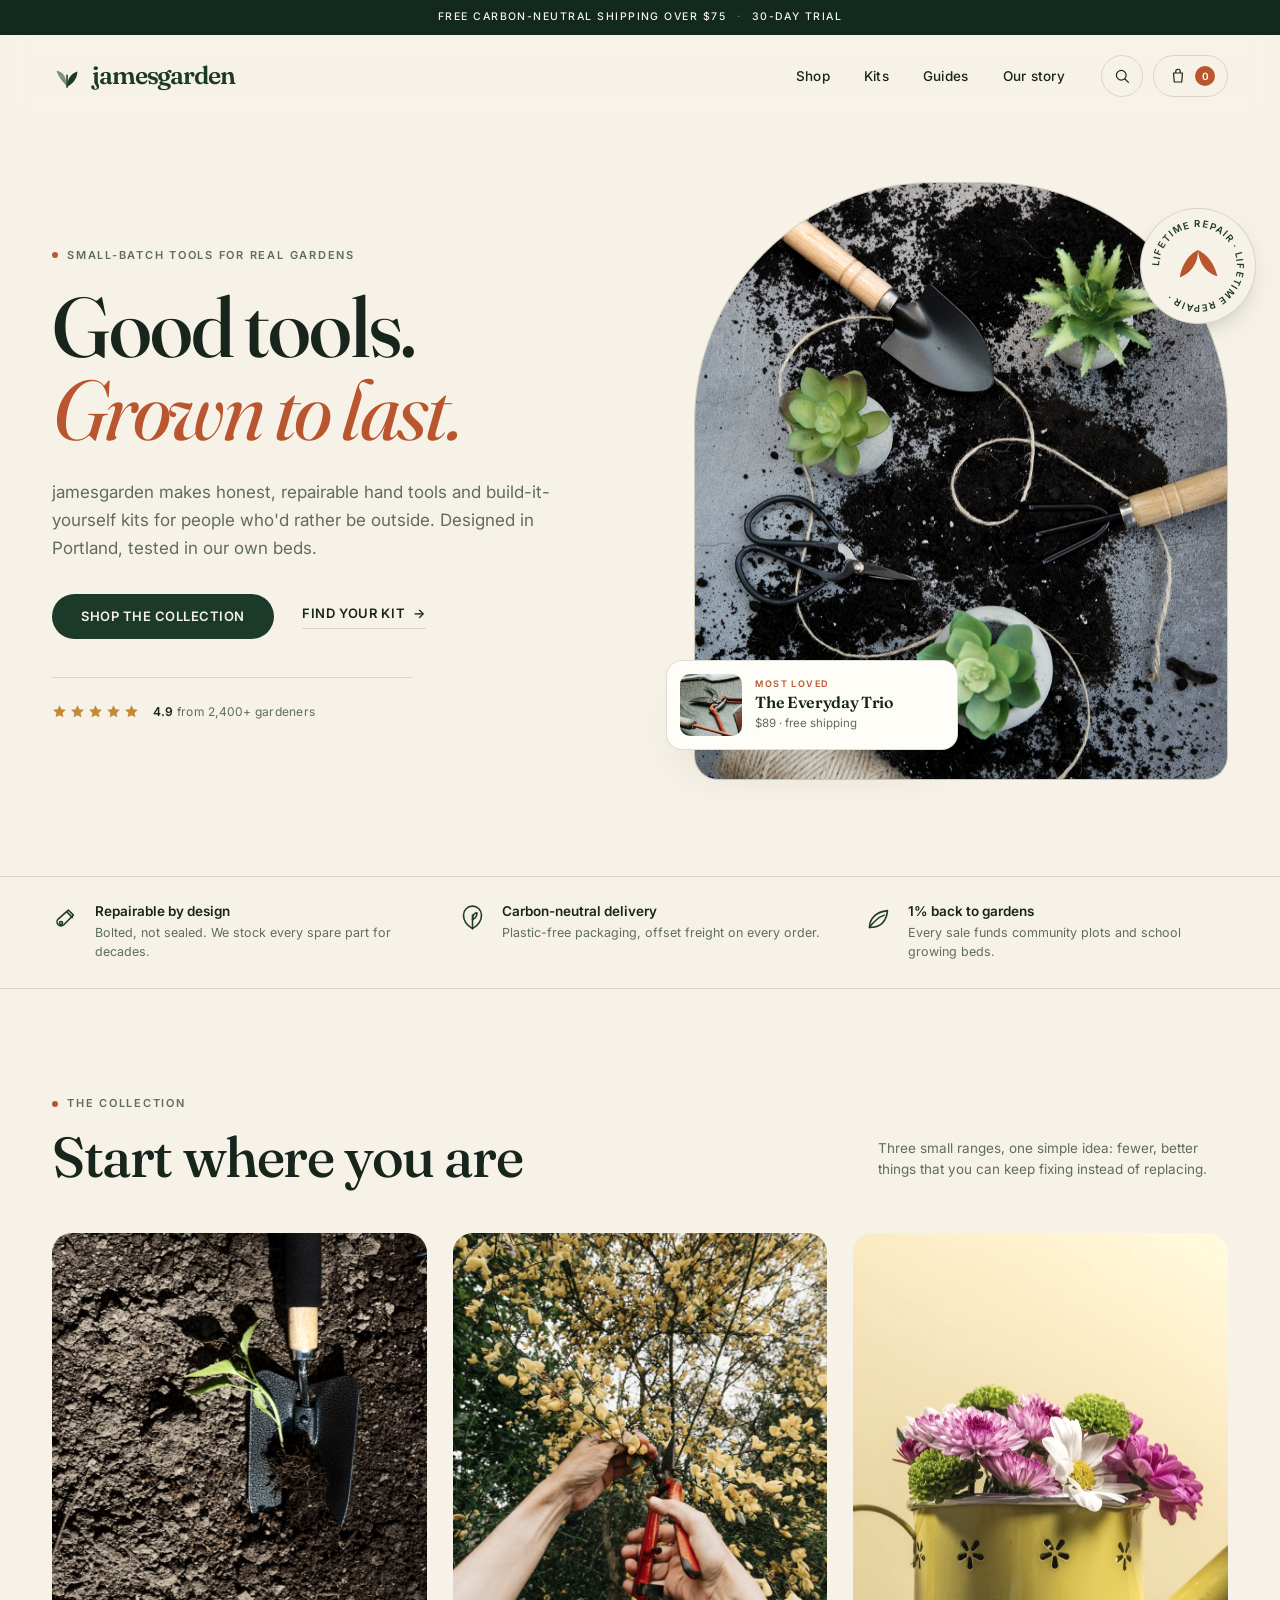
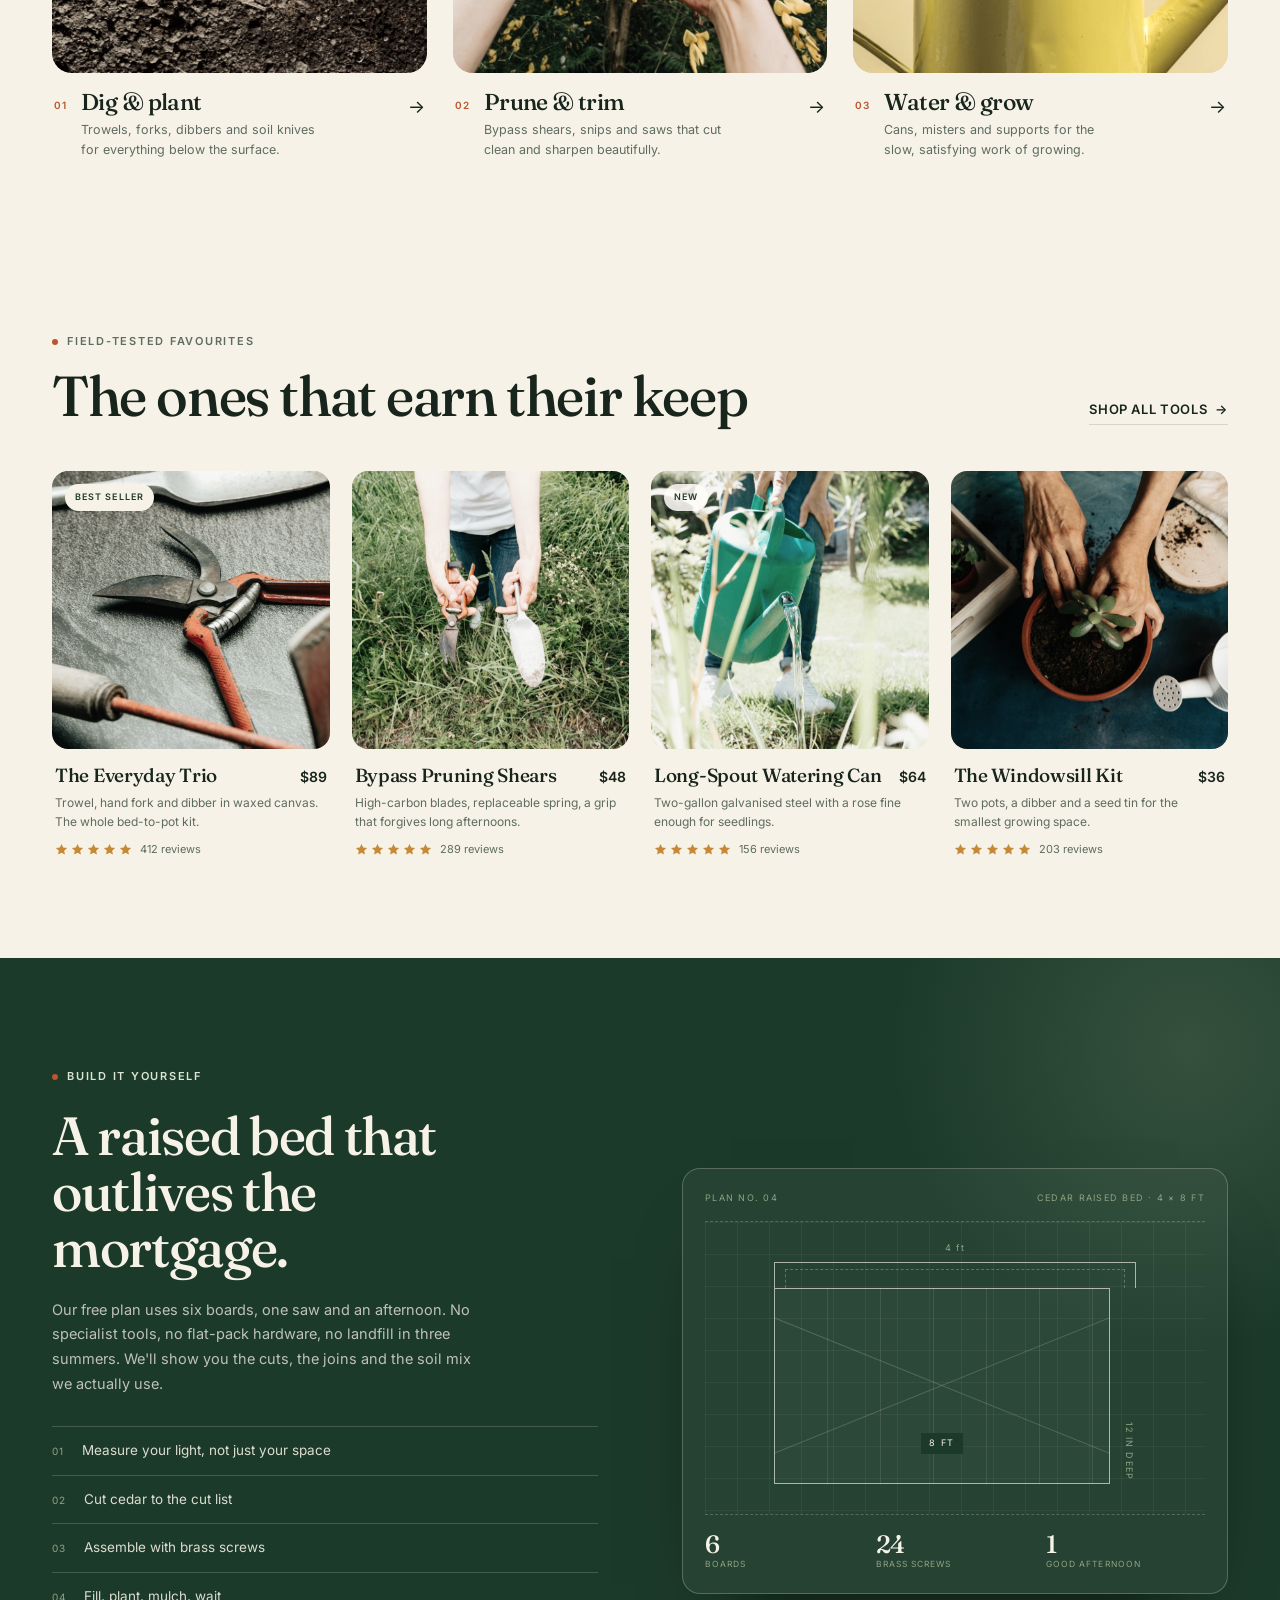
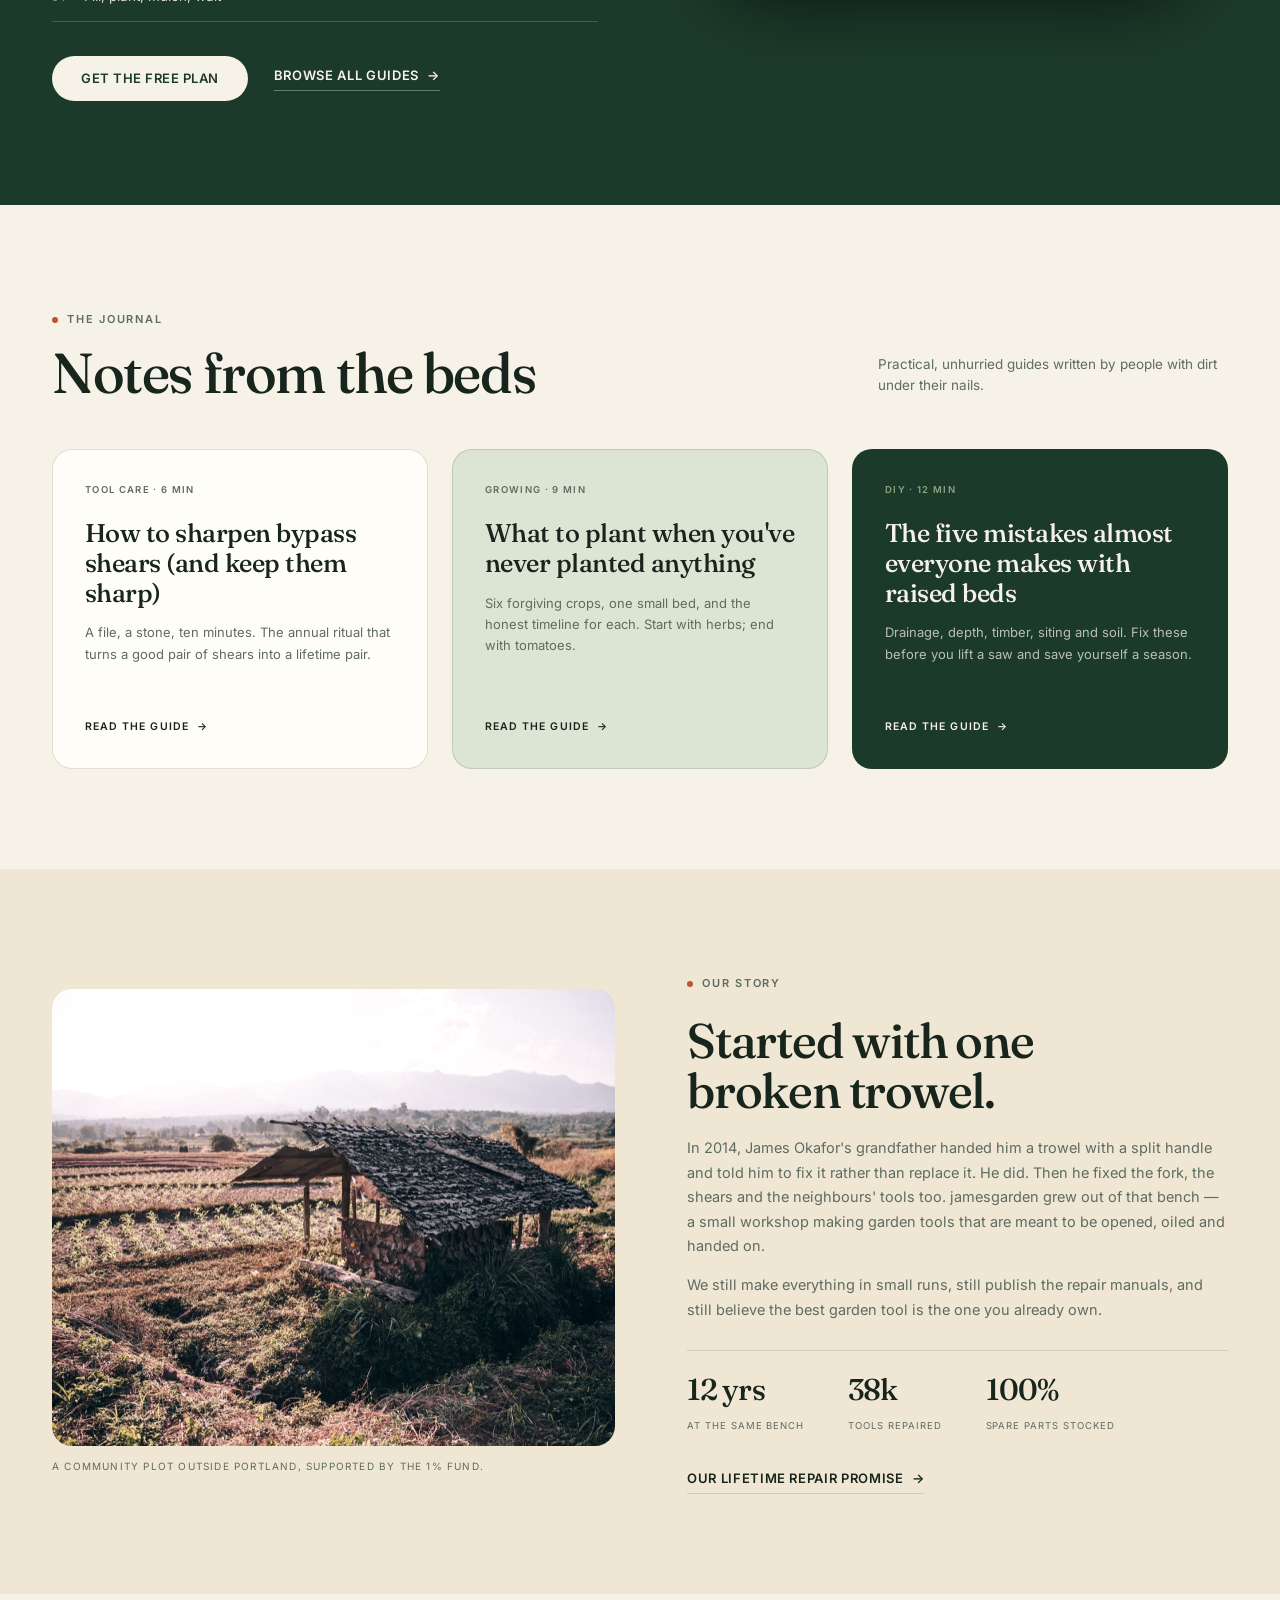
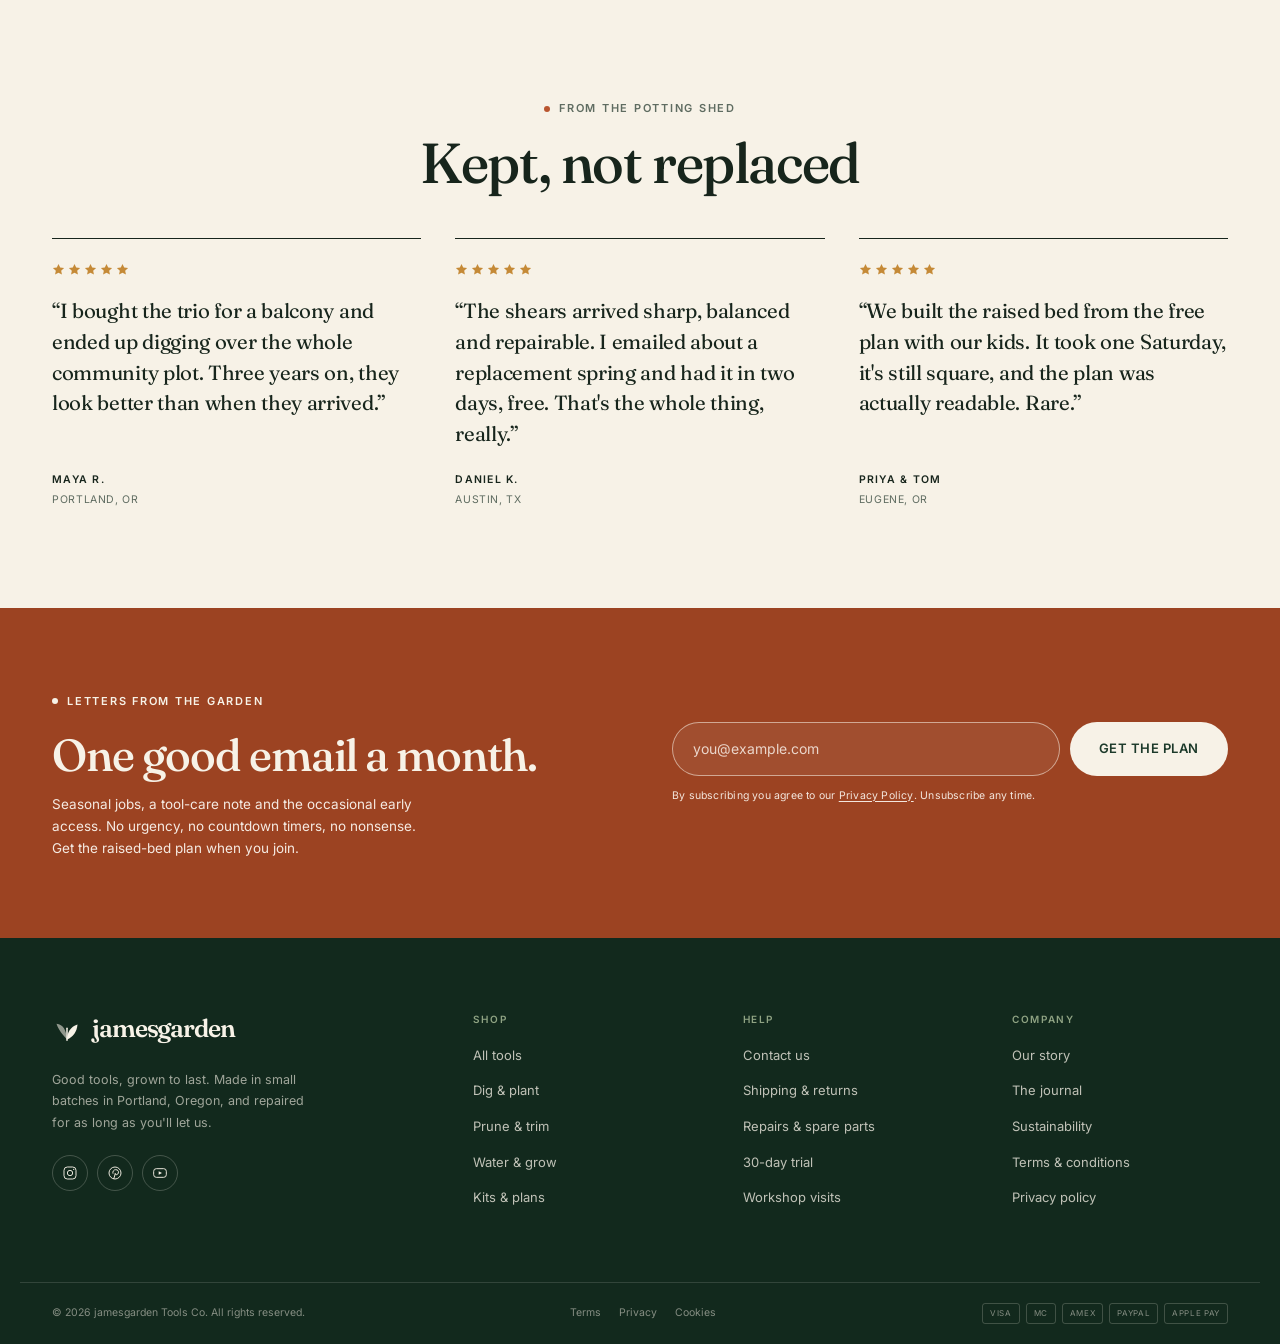
<file: index.html>
<!DOCTYPE html>
<html lang="en">
<head>
  <meta charset="UTF-8">
  <meta name="viewport" content="width=device-width, initial-scale=1.0">
  <title>jamesgarden — Good tools, grown to last</title>
  <meta name="description" content="jamesgarden makes honest, repairable hand tools and build-it-yourself kits for people who'd rather be outside. Small-batch garden tools with a lifetime repair promise.">
  <meta name="theme-color" content="#1c3a2a">
  <meta property="og:title" content="jamesgarden — Good tools, grown to last">
  <meta property="og:description" content="Repairable hand tools and build-it-yourself kits for people who'd rather be outside. Designed in Portland, tested in our own beds.">
  <meta property="og:type" content="website">
  <meta property="og:image" content="assets/img/hero.jpg">
  <link rel="icon" href="assets/favicon.svg" type="image/svg+xml">
  <link rel="preload" as="image" href="assets/img/hero.jpg" fetchpriority="high">
  <link rel="preconnect" href="https://fonts.googleapis.com">
  <link rel="preconnect" href="https://fonts.gstatic.com" crossorigin>
  <link href="https://fonts.googleapis.com/css2?family=Fraunces:opsz,wght@9..144,400;9..144,500;9..144,600&amp;family=Inter:wght@400;500;600&amp;display=swap" rel="stylesheet">
  <link rel="stylesheet" href="assets/css/styles.css">
</head>
<body>
  <a class="skip-link" href="#main">Skip to content</a>

  <div class="announcement">
    <p>Free carbon-neutral shipping over $75 <span aria-hidden="true">·</span> 30-day trial</p>
  </div>

  <header class="site-header" id="siteHeader">
    <div class="container header-inner">
      <a class="brand" href="index.html" aria-label="jamesgarden home">
        <svg class="brand-mark" viewBox="0 0 40 40" aria-hidden="true">
          <path d="M20 34c0-9 4.5-17 14-20-1 10-5.5 16.5-14 20Z" fill="currentColor"/>
          <path d="M20 34C14 27 9 22 6 13c9 1 13 8 14 21Z" fill="currentColor" opacity=".55"/>
          <path d="M20 35V19" stroke="currentColor" stroke-width="2" stroke-linecap="round"/>
        </svg>
        <span class="brand-word">jamesgarden</span>
      </a>

      <nav class="main-nav" id="mainNav" aria-label="Primary">
        <ul>
          <li><a href="#shop">Shop</a></li>
          <li><a href="#kits">Kits</a></li>
          <li><a href="#guides">Guides</a></li>
          <li><a href="#story">Our story</a></li>
        </ul>
      </nav>

      <div class="header-actions">
        <button class="icon-btn" type="button" aria-label="Search">
          <svg viewBox="0 0 24 24" aria-hidden="true"><circle cx="11" cy="11" r="6.5"/><path d="m16 16 4.5 4.5"/></svg>
        </button>
        <button class="cart-btn" type="button" id="cartBtn" aria-label="Shopping bag, 0 items">
          <svg viewBox="0 0 24 24" aria-hidden="true"><path d="M6 8h12l-1 12H7L6 8Z"/><path d="M9 8V6a3 3 0 0 1 6 0v2"/></svg>
          <span class="cart-count" id="cartCount">0</span>
        </button>
        <button class="menu-toggle" type="button" id="menuToggle" aria-expanded="false" aria-controls="mainNav" aria-label="Open menu">
          <span></span><span></span>
        </button>
      </div>
    </div>
  </header>

  <main id="main">
    <!-- Hero -->
    <section class="hero">
      <div class="container hero-grid">
        <div class="hero-copy reveal">
          <p class="eyebrow"><span class="eyebrow-dot"></span> Small-batch tools for real gardens</p>
          <h1>Good tools.<br><em>Grown to last.</em></h1>
          <p class="lede">jamesgarden makes honest, repairable hand tools and build-it-yourself kits for people who'd rather be outside. Designed in Portland, tested in our own beds.</p>
          <div class="hero-ctas">
            <a class="btn btn-primary" href="#shop">Shop the collection</a>
            <a class="text-link" href="#kits">Find your kit <span aria-hidden="true">→</span></a>
          </div>
          <div class="hero-proof">
            <div class="stars" role="img" aria-label="Rated 4.9 out of 5">
              <svg viewBox="0 0 20 20" aria-hidden="true"><path d="m10 1.5 2.6 5.6 6 .7-4.5 4.1 1.2 5.9L10 15l-5.3 2.8 1.2-5.9L1.4 7.8l6-.7L10 1.5Z"/></svg>
              <svg viewBox="0 0 20 20" aria-hidden="true"><path d="m10 1.5 2.6 5.6 6 .7-4.5 4.1 1.2 5.9L10 15l-5.3 2.8 1.2-5.9L1.4 7.8l6-.7L10 1.5Z"/></svg>
              <svg viewBox="0 0 20 20" aria-hidden="true"><path d="m10 1.5 2.6 5.6 6 .7-4.5 4.1 1.2 5.9L10 15l-5.3 2.8 1.2-5.9L1.4 7.8l6-.7L10 1.5Z"/></svg>
              <svg viewBox="0 0 20 20" aria-hidden="true"><path d="m10 1.5 2.6 5.6 6 .7-4.5 4.1 1.2 5.9L10 15l-5.3 2.8 1.2-5.9L1.4 7.8l6-.7L10 1.5Z"/></svg>
              <svg viewBox="0 0 20 20" aria-hidden="true"><path d="m10 1.5 2.6 5.6 6 .7-4.5 4.1 1.2 5.9L10 15l-5.3 2.8 1.2-5.9L1.4 7.8l6-.7L10 1.5Z"/></svg>
            </div>
            <p><strong>4.9</strong> from 2,400+ gardeners</p>
          </div>
        </div>

        <div class="hero-media reveal" style="--delay:.1s">
          <div class="hero-frame">
            <img src="assets/img/hero.jpg" alt="Gardening hand tools, twine and succulents arranged on a dark work surface" width="1400" height="934" fetchpriority="high">
          </div>
          <div class="hero-card">
            <img src="assets/img/product-trio.jpg" alt="" width="96" height="96">
            <div>
              <p class="hero-card-label">Most loved</p>
              <p class="hero-card-name">The Everyday Trio</p>
              <p class="hero-card-price">$89 <span>· free shipping</span></p>
            </div>
          </div>
          <div class="hero-stamp" aria-hidden="true">
            <svg viewBox="0 0 100 100">
              <defs><path id="stampCircle" d="M50,50 m-34,0 a34,34 0 1,1 68,0 a34,34 0 1,1 -68,0"/></defs>
              <text><textPath href="#stampCircle">LIFETIME REPAIR · LIFETIME REPAIR · </textPath></text>
              <path d="M50 36c0 12-6 20-16 24 2-12 8-20 16-24Zm0 0c1 12 7 20 17 23-3-12-9-19-17-23Z" fill="currentColor" stroke="none"/>
            </svg>
          </div>
        </div>
      </div>
    </section>

    <!-- Values -->
    <section class="values" id="sustainability" aria-label="Our promises">
      <h2 class="sr-only">Our promises</h2>
      <div class="container values-grid">
        <div class="value">
          <svg viewBox="0 0 24 24" aria-hidden="true"><path d="M14.5 4.5 19 9l-8.5 8.5a3.5 3.5 0 0 1-5-5L14.5 4.5Z"/><path d="m13 6 5 5"/><circle cx="8" cy="16" r="1.4"/></svg>
          <div><h3>Repairable by design</h3><p>Bolted, not sealed. We stock every spare part for decades.</p></div>
        </div>
        <div class="value">
          <svg viewBox="0 0 24 24" aria-hidden="true"><path d="M12 21c5-3 8-7 8-12a8 8 0 0 0-16 0c0 5 3 9 8 12Z"/><path d="M12 21V9"/><path d="M12 13c2-1 4-3 4-6-2 0-4 2-4 6Z"/></svg>
          <div><h3>Carbon-neutral delivery</h3><p>Plastic-free packaging, offset freight on every order.</p></div>
        </div>
        <div class="value">
          <svg viewBox="0 0 24 24" aria-hidden="true"><path d="M4 20c0-8 6-14 16-15-1 10-7 15-16 15Z"/><path d="M4 20c4-6 8-9 13-11"/></svg>
          <div><h3>1% back to gardens</h3><p>Every sale funds community plots and school growing beds.</p></div>
        </div>
      </div>
    </section>

    <!-- Collections -->
    <section class="section collections" id="shop">
      <div class="container">
        <div class="section-head reveal">
          <div>
            <p class="eyebrow"><span class="eyebrow-dot"></span> The collection</p>
            <h2>Start where you are</h2>
          </div>
          <p class="section-note">Three small ranges, one simple idea: fewer, better things that you can keep fixing instead of replacing.</p>
        </div>

        <div class="collection-grid">
          <a class="collection-card reveal" href="#bestsellers">
            <div class="collection-media">
              <img src="assets/img/col-dig.jpg" alt="Hand trowel planting a young pepper seedling in dark soil" width="1400" height="2051" loading="lazy">
            </div>
            <div class="collection-body">
              <span class="collection-index">01</span>
              <div>
                <h3>Dig &amp; plant</h3>
                <p>Trowels, forks, dibbers and soil knives for everything below the surface.</p>
              </div>
              <span class="collection-arrow" aria-hidden="true">→</span>
            </div>
          </a>

          <a class="collection-card reveal" href="#bestsellers" style="--delay:.08s">
            <div class="collection-media">
              <img src="assets/img/col-prune.jpg" alt="Hands using pruning shears to trim a flowering branch" width="1400" height="2100" loading="lazy">
            </div>
            <div class="collection-body">
              <span class="collection-index">02</span>
              <div>
                <h3>Prune &amp; trim</h3>
                <p>Bypass shears, snips and saws that cut clean and sharpen beautifully.</p>
              </div>
              <span class="collection-arrow" aria-hidden="true">→</span>
            </div>
          </a>

          <a class="collection-card reveal" href="#bestsellers" style="--delay:.16s">
            <div class="collection-media">
              <img src="assets/img/col-water.jpg" alt="Flowers arranged in a yellow watering can against a warm cream wall" width="1400" height="934" loading="lazy">
            </div>
            <div class="collection-body">
              <span class="collection-index">03</span>
              <div>
                <h3>Water &amp; grow</h3>
                <p>Cans, misters and supports for the slow, satisfying work of growing.</p>
              </div>
              <span class="collection-arrow" aria-hidden="true">→</span>
            </div>
          </a>
        </div>
      </div>
    </section>

    <!-- Products -->
    <section class="section products" id="bestsellers">
      <div class="container">
        <div class="section-head reveal">
          <div>
            <p class="eyebrow"><span class="eyebrow-dot"></span> Field-tested favourites</p>
            <h2>The ones that earn their keep</h2>
          </div>
          <a class="text-link" href="#shop">Shop all tools <span aria-hidden="true">→</span></a>
        </div>

        <div class="product-grid">
          <article class="product-card reveal">
            <div class="product-media">
              <span class="badge">Best seller</span>
              <img src="assets/img/product-trio.jpg" alt="Trowel, pruning shears and a wooden-handled hand fork on dark grey" width="1400" height="2100" loading="lazy">
              <button class="quick-add" type="button" data-add-to-cart data-name="The Everyday Trio">Add to bag</button>
            </div>
            <div class="product-info">
              <div class="product-title-row">
                <h3>The Everyday Trio</h3>
                <p class="price">$89</p>
              </div>
              <p class="product-desc">Trowel, hand fork and dibber in waxed canvas. The whole bed-to-pot kit.</p>
              <div class="product-meta">
                <div class="stars stars-sm" role="img" aria-label="5 out of 5 stars">
                  <svg viewBox="0 0 20 20" aria-hidden="true"><path d="m10 1.5 2.6 5.6 6 .7-4.5 4.1 1.2 5.9L10 15l-5.3 2.8 1.2-5.9L1.4 7.8l6-.7L10 1.5Z"/></svg>
                  <svg viewBox="0 0 20 20" aria-hidden="true"><path d="m10 1.5 2.6 5.6 6 .7-4.5 4.1 1.2 5.9L10 15l-5.3 2.8 1.2-5.9L1.4 7.8l6-.7L10 1.5Z"/></svg>
                  <svg viewBox="0 0 20 20" aria-hidden="true"><path d="m10 1.5 2.6 5.6 6 .7-4.5 4.1 1.2 5.9L10 15l-5.3 2.8 1.2-5.9L1.4 7.8l6-.7L10 1.5Z"/></svg>
                  <svg viewBox="0 0 20 20" aria-hidden="true"><path d="m10 1.5 2.6 5.6 6 .7-4.5 4.1 1.2 5.9L10 15l-5.3 2.8 1.2-5.9L1.4 7.8l6-.7L10 1.5Z"/></svg>
                  <svg viewBox="0 0 20 20" aria-hidden="true"><path d="m10 1.5 2.6 5.6 6 .7-4.5 4.1 1.2 5.9L10 15l-5.3 2.8 1.2-5.9L1.4 7.8l6-.7L10 1.5Z"/></svg>
                </div>
                <span>412 reviews</span>
              </div>
            </div>
          </article>

          <article class="product-card reveal" style="--delay:.06s">
            <div class="product-media">
              <img src="assets/img/product-shears.jpg" alt="Gardener holding bypass pruning shears and a hand trowel in long grass" width="1400" height="934" loading="lazy">
              <button class="quick-add" type="button" data-add-to-cart data-name="Bypass Pruning Shears">Add to bag</button>
            </div>
            <div class="product-info">
              <div class="product-title-row">
                <h3>Bypass Pruning Shears</h3>
                <p class="price">$48</p>
              </div>
              <p class="product-desc">High-carbon blades, replaceable spring, a grip that forgives long afternoons.</p>
              <div class="product-meta">
                <div class="stars stars-sm" role="img" aria-label="5 out of 5 stars">
                  <svg viewBox="0 0 20 20" aria-hidden="true"><path d="m10 1.5 2.6 5.6 6 .7-4.5 4.1 1.2 5.9L10 15l-5.3 2.8 1.2-5.9L1.4 7.8l6-.7L10 1.5Z"/></svg>
                  <svg viewBox="0 0 20 20" aria-hidden="true"><path d="m10 1.5 2.6 5.6 6 .7-4.5 4.1 1.2 5.9L10 15l-5.3 2.8 1.2-5.9L1.4 7.8l6-.7L10 1.5Z"/></svg>
                  <svg viewBox="0 0 20 20" aria-hidden="true"><path d="m10 1.5 2.6 5.6 6 .7-4.5 4.1 1.2 5.9L10 15l-5.3 2.8 1.2-5.9L1.4 7.8l6-.7L10 1.5Z"/></svg>
                  <svg viewBox="0 0 20 20" aria-hidden="true"><path d="m10 1.5 2.6 5.6 6 .7-4.5 4.1 1.2 5.9L10 15l-5.3 2.8 1.2-5.9L1.4 7.8l6-.7L10 1.5Z"/></svg>
                  <svg viewBox="0 0 20 20" aria-hidden="true"><path d="m10 1.5 2.6 5.6 6 .7-4.5 4.1 1.2 5.9L10 15l-5.3 2.8 1.2-5.9L1.4 7.8l6-.7L10 1.5Z"/></svg>
                </div>
                <span>289 reviews</span>
              </div>
            </div>
          </article>

          <article class="product-card reveal" style="--delay:.12s">
            <div class="product-media">
              <span class="badge badge-soft">New</span>
              <img src="assets/img/product-can.jpg" alt="Green watering can pouring water onto a garden border" width="1400" height="934" loading="lazy">
              <button class="quick-add" type="button" data-add-to-cart data-name="Long-Spout Watering Can">Add to bag</button>
            </div>
            <div class="product-info">
              <div class="product-title-row">
                <h3>Long-Spout Watering Can</h3>
                <p class="price">$64</p>
              </div>
              <p class="product-desc">Two-gallon galvanised steel with a rose fine enough for seedlings.</p>
              <div class="product-meta">
                <div class="stars stars-sm" role="img" aria-label="4.8 out of 5 stars">
                  <svg viewBox="0 0 20 20" aria-hidden="true"><path d="m10 1.5 2.6 5.6 6 .7-4.5 4.1 1.2 5.9L10 15l-5.3 2.8 1.2-5.9L1.4 7.8l6-.7L10 1.5Z"/></svg>
                  <svg viewBox="0 0 20 20" aria-hidden="true"><path d="m10 1.5 2.6 5.6 6 .7-4.5 4.1 1.2 5.9L10 15l-5.3 2.8 1.2-5.9L1.4 7.8l6-.7L10 1.5Z"/></svg>
                  <svg viewBox="0 0 20 20" aria-hidden="true"><path d="m10 1.5 2.6 5.6 6 .7-4.5 4.1 1.2 5.9L10 15l-5.3 2.8 1.2-5.9L1.4 7.8l6-.7L10 1.5Z"/></svg>
                  <svg viewBox="0 0 20 20" aria-hidden="true"><path d="m10 1.5 2.6 5.6 6 .7-4.5 4.1 1.2 5.9L10 15l-5.3 2.8 1.2-5.9L1.4 7.8l6-.7L10 1.5Z"/></svg>
                  <svg viewBox="0 0 20 20" aria-hidden="true"><path d="m10 1.5 2.6 5.6 6 .7-4.5 4.1 1.2 5.9L10 15l-5.3 2.8 1.2-5.9L1.4 7.8l6-.7L10 1.5Z"/></svg>
                </div>
                <span>156 reviews</span>
              </div>
            </div>
          </article>

          <article class="product-card reveal" style="--delay:.18s">
            <div class="product-media">
              <img src="assets/img/product-kit.jpg" alt="Hands potting a small plant with a white watering can and terracotta pots" width="1400" height="934" loading="lazy">
              <button class="quick-add" type="button" data-add-to-cart data-name="The Windowsill Kit">Add to bag</button>
            </div>
            <div class="product-info">
              <div class="product-title-row">
                <h3>The Windowsill Kit</h3>
                <p class="price">$36</p>
              </div>
              <p class="product-desc">Two pots, a dibber and a seed tin for the smallest growing space.</p>
              <div class="product-meta">
                <div class="stars stars-sm" role="img" aria-label="4.9 out of 5 stars">
                  <svg viewBox="0 0 20 20" aria-hidden="true"><path d="m10 1.5 2.6 5.6 6 .7-4.5 4.1 1.2 5.9L10 15l-5.3 2.8 1.2-5.9L1.4 7.8l6-.7L10 1.5Z"/></svg>
                  <svg viewBox="0 0 20 20" aria-hidden="true"><path d="m10 1.5 2.6 5.6 6 .7-4.5 4.1 1.2 5.9L10 15l-5.3 2.8 1.2-5.9L1.4 7.8l6-.7L10 1.5Z"/></svg>
                  <svg viewBox="0 0 20 20" aria-hidden="true"><path d="m10 1.5 2.6 5.6 6 .7-4.5 4.1 1.2 5.9L10 15l-5.3 2.8 1.2-5.9L1.4 7.8l6-.7L10 1.5Z"/></svg>
                  <svg viewBox="0 0 20 20" aria-hidden="true"><path d="m10 1.5 2.6 5.6 6 .7-4.5 4.1 1.2 5.9L10 15l-5.3 2.8 1.2-5.9L1.4 7.8l6-.7L10 1.5Z"/></svg>
                  <svg viewBox="0 0 20 20" aria-hidden="true"><path d="m10 1.5 2.6 5.6 6 .7-4.5 4.1 1.2 5.9L10 15l-5.3 2.8 1.2-5.9L1.4 7.8l6-.7L10 1.5Z"/></svg>
                </div>
                <span>203 reviews</span>
              </div>
            </div>
          </article>
        </div>
      </div>
    </section>

    <!-- Kits / DIY -->
    <section class="section kits" id="kits">
      <div class="container kits-grid">
        <div class="kits-copy reveal">
          <p class="eyebrow eyebrow-light"><span class="eyebrow-dot"></span> Build it yourself</p>
          <h2>A raised bed that outlives the mortgage.</h2>
          <p>Our free plan uses six boards, one saw and an afternoon. No specialist tools, no flat-pack hardware, no landfill in three summers. We'll show you the cuts, the joins and the soil mix we actually use.</p>
          <ol class="kit-steps">
            <li><span>01</span> Measure your light, not just your space</li>
            <li><span>02</span> Cut cedar to the cut list</li>
            <li><span>03</span> Assemble with brass screws</li>
            <li><span>04</span> Fill, plant, mulch, wait</li>
          </ol>
          <div class="kits-actions">
            <a class="btn btn-light" href="#newsletter">Get the free plan</a>
            <a class="text-link text-link-light" href="#guides">Browse all guides <span aria-hidden="true">→</span></a>
          </div>
        </div>

        <div class="blueprint reveal" style="--delay:.1s" aria-label="Raised bed plan diagram">
          <div class="blueprint-head">
            <span>Plan no. 04</span>
            <span>Cedar raised bed · 4 × 8 ft</span>
          </div>
          <div class="blueprint-canvas">
            <div class="bed-top">
              <span>4 ft</span>
              <div class="bed-top-inner"></div>
            </div>
            <div class="bed-side">
              <div class="bed-box">
                <span class="bed-cross bed-cross-a"></span>
                <span class="bed-cross bed-cross-b"></span>
                <span class="bed-label">8 ft</span>
              </div>
              <span>12 in deep</span>
            </div>
          </div>
          <div class="blueprint-foot">
            <div><strong>6</strong><span>boards</span></div>
            <div><strong>24</strong><span>brass screws</span></div>
            <div><strong>1</strong><span>good afternoon</span></div>
          </div>
        </div>
      </div>
    </section>

    <!-- Guides -->
    <section class="section guides" id="guides">
      <div class="container">
        <div class="section-head reveal">
          <div>
            <p class="eyebrow"><span class="eyebrow-dot"></span> The journal</p>
            <h2>Notes from the beds</h2>
          </div>
          <p class="section-note">Practical, unhurried guides written by people with dirt under their nails.</p>
        </div>

        <div class="guide-grid">
          <a class="guide-card reveal" href="#guides">
            <span class="guide-kicker">Tool care · 6 min</span>
            <h3>How to sharpen bypass shears (and keep them sharp)</h3>
            <p>A file, a stone, ten minutes. The annual ritual that turns a good pair of shears into a lifetime pair.</p>
            <span class="guide-link">Read the guide <span aria-hidden="true">→</span></span>
          </a>
          <a class="guide-card guide-card-tint reveal" href="#guides" style="--delay:.06s">
            <span class="guide-kicker">Growing · 9 min</span>
            <h3>What to plant when you've never planted anything</h3>
            <p>Six forgiving crops, one small bed, and the honest timeline for each. Start with herbs; end with tomatoes.</p>
            <span class="guide-link">Read the guide <span aria-hidden="true">→</span></span>
          </a>
          <a class="guide-card guide-card-dark reveal" href="#guides" style="--delay:.12s">
            <span class="guide-kicker">DIY · 12 min</span>
            <h3>The five mistakes almost everyone makes with raised beds</h3>
            <p>Drainage, depth, timber, siting and soil. Fix these before you lift a saw and save yourself a season.</p>
            <span class="guide-link">Read the guide <span aria-hidden="true">→</span></span>
          </a>
        </div>
      </div>
    </section>

    <!-- Story -->
    <section class="story" id="story">
      <div class="container story-grid">
        <div class="story-media reveal">
          <img src="assets/img/story.jpg" alt="A weathered wooden shed among the vegetable plots of a community garden" width="1400" height="934" loading="lazy">
          <p class="story-caption">A community plot outside Portland, supported by the 1% fund.</p>
        </div>
        <div class="story-copy reveal" style="--delay:.1s">
          <p class="eyebrow eyebrow-light"><span class="eyebrow-dot"></span> Our story</p>
          <h2>Started with one broken trowel.</h2>
          <p>In 2014, James Okafor's grandfather handed him a trowel with a split handle and told him to fix it rather than replace it. He did. Then he fixed the fork, the shears and the neighbours' tools too. jamesgarden grew out of that bench — a small workshop making garden tools that are meant to be opened, oiled and handed on.</p>
          <p>We still make everything in small runs, still publish the repair manuals, and still believe the best garden tool is the one you already own.</p>
          <div class="story-stats">
            <div><strong>12 yrs</strong><span>at the same bench</span></div>
            <div><strong>38k</strong><span>tools repaired</span></div>
            <div><strong>100%</strong><span>spare parts stocked</span></div>
          </div>
          <a class="text-link" href="terms.html#repairs">Our lifetime repair promise <span aria-hidden="true">→</span></a>
        </div>
      </div>
    </section>

    <!-- Testimonials -->
    <section class="section testimonials">
      <div class="container">
        <div class="section-head section-head-center reveal">
          <div>
            <p class="eyebrow"><span class="eyebrow-dot"></span> From the potting shed</p>
            <h2>Kept, not replaced</h2>
          </div>
        </div>
        <div class="quote-grid">
          <figure class="quote reveal">
            <div class="stars stars-sm" role="img" aria-label="5 out of 5 stars">
              <svg viewBox="0 0 20 20" aria-hidden="true"><path d="m10 1.5 2.6 5.6 6 .7-4.5 4.1 1.2 5.9L10 15l-5.3 2.8 1.2-5.9L1.4 7.8l6-.7L10 1.5Z"/></svg>
              <svg viewBox="0 0 20 20" aria-hidden="true"><path d="m10 1.5 2.6 5.6 6 .7-4.5 4.1 1.2 5.9L10 15l-5.3 2.8 1.2-5.9L1.4 7.8l6-.7L10 1.5Z"/></svg>
              <svg viewBox="0 0 20 20" aria-hidden="true"><path d="m10 1.5 2.6 5.6 6 .7-4.5 4.1 1.2 5.9L10 15l-5.3 2.8 1.2-5.9L1.4 7.8l6-.7L10 1.5Z"/></svg>
              <svg viewBox="0 0 20 20" aria-hidden="true"><path d="m10 1.5 2.6 5.6 6 .7-4.5 4.1 1.2 5.9L10 15l-5.3 2.8 1.2-5.9L1.4 7.8l6-.7L10 1.5Z"/></svg>
              <svg viewBox="0 0 20 20" aria-hidden="true"><path d="m10 1.5 2.6 5.6 6 .7-4.5 4.1 1.2 5.9L10 15l-5.3 2.8 1.2-5.9L1.4 7.8l6-.7L10 1.5Z"/></svg>
            </div>
            <blockquote>“I bought the trio for a balcony and ended up digging over the whole community plot. Three years on, they look better than when they arrived.”</blockquote>
            <figcaption>Maya R. <span>Portland, OR</span></figcaption>
          </figure>
          <figure class="quote reveal" style="--delay:.06s">
            <div class="stars stars-sm" role="img" aria-label="5 out of 5 stars">
              <svg viewBox="0 0 20 20" aria-hidden="true"><path d="m10 1.5 2.6 5.6 6 .7-4.5 4.1 1.2 5.9L10 15l-5.3 2.8 1.2-5.9L1.4 7.8l6-.7L10 1.5Z"/></svg>
              <svg viewBox="0 0 20 20" aria-hidden="true"><path d="m10 1.5 2.6 5.6 6 .7-4.5 4.1 1.2 5.9L10 15l-5.3 2.8 1.2-5.9L1.4 7.8l6-.7L10 1.5Z"/></svg>
              <svg viewBox="0 0 20 20" aria-hidden="true"><path d="m10 1.5 2.6 5.6 6 .7-4.5 4.1 1.2 5.9L10 15l-5.3 2.8 1.2-5.9L1.4 7.8l6-.7L10 1.5Z"/></svg>
              <svg viewBox="0 0 20 20" aria-hidden="true"><path d="m10 1.5 2.6 5.6 6 .7-4.5 4.1 1.2 5.9L10 15l-5.3 2.8 1.2-5.9L1.4 7.8l6-.7L10 1.5Z"/></svg>
              <svg viewBox="0 0 20 20" aria-hidden="true"><path d="m10 1.5 2.6 5.6 6 .7-4.5 4.1 1.2 5.9L10 15l-5.3 2.8 1.2-5.9L1.4 7.8l6-.7L10 1.5Z"/></svg>
            </div>
            <blockquote>“The shears arrived sharp, balanced and repairable. I emailed about a replacement spring and had it in two days, free. That's the whole thing, really.”</blockquote>
            <figcaption>Daniel K. <span>Austin, TX</span></figcaption>
          </figure>
          <figure class="quote reveal" style="--delay:.12s">
            <div class="stars stars-sm" role="img" aria-label="5 out of 5 stars">
              <svg viewBox="0 0 20 20" aria-hidden="true"><path d="m10 1.5 2.6 5.6 6 .7-4.5 4.1 1.2 5.9L10 15l-5.3 2.8 1.2-5.9L1.4 7.8l6-.7L10 1.5Z"/></svg>
              <svg viewBox="0 0 20 20" aria-hidden="true"><path d="m10 1.5 2.6 5.6 6 .7-4.5 4.1 1.2 5.9L10 15l-5.3 2.8 1.2-5.9L1.4 7.8l6-.7L10 1.5Z"/></svg>
              <svg viewBox="0 0 20 20" aria-hidden="true"><path d="m10 1.5 2.6 5.6 6 .7-4.5 4.1 1.2 5.9L10 15l-5.3 2.8 1.2-5.9L1.4 7.8l6-.7L10 1.5Z"/></svg>
              <svg viewBox="0 0 20 20" aria-hidden="true"><path d="m10 1.5 2.6 5.6 6 .7-4.5 4.1 1.2 5.9L10 15l-5.3 2.8 1.2-5.9L1.4 7.8l6-.7L10 1.5Z"/></svg>
              <svg viewBox="0 0 20 20" aria-hidden="true"><path d="m10 1.5 2.6 5.6 6 .7-4.5 4.1 1.2 5.9L10 15l-5.3 2.8 1.2-5.9L1.4 7.8l6-.7L10 1.5Z"/></svg>
            </div>
            <blockquote>“We built the raised bed from the free plan with our kids. It took one Saturday, it's still square, and the plan was actually readable. Rare.”</blockquote>
            <figcaption>Priya &amp; Tom <span>Eugene, OR</span></figcaption>
          </figure>
        </div>
      </div>
    </section>

    <!-- Newsletter -->
    <section class="newsletter" id="newsletter">
      <div class="container newsletter-inner">
        <div class="newsletter-copy reveal">
          <p class="eyebrow eyebrow-light"><span class="eyebrow-dot"></span> Letters from the garden</p>
          <h2>One good email a month.</h2>
          <p>Seasonal jobs, a tool-care note and the occasional early access. No urgency, no countdown timers, no nonsense. Get the raised-bed plan when you join.</p>
        </div>
        <form class="newsletter-form reveal" id="newsletterForm" style="--delay:.08s" novalidate>
          <label class="sr-only" for="email">Email address</label>
          <div class="field-row">
            <input type="email" id="email" name="email" placeholder="you@example.com" autocomplete="email" required>
            <button class="btn btn-primary" type="submit">Get the plan</button>
          </div>
          <p class="form-note">By subscribing you agree to our <a href="privacy.html">Privacy Policy</a>. Unsubscribe any time.</p>
          <p class="form-status" id="formStatus" role="status" aria-live="polite"></p>
        </form>
      </div>
    </section>
  </main>

  <footer class="site-footer">
    <div class="container footer-grid">
      <div class="footer-brand">
        <a class="brand brand-light" href="index.html" aria-label="jamesgarden home">
          <svg class="brand-mark" viewBox="0 0 40 40" aria-hidden="true">
            <path d="M20 34c0-9 4.5-17 14-20-1 10-5.5 16.5-14 20Z" fill="currentColor"/>
            <path d="M20 34C14 27 9 22 6 13c9 1 13 8 14 21Z" fill="currentColor" opacity=".55"/>
            <path d="M20 35V19" stroke="currentColor" stroke-width="2" stroke-linecap="round"/>
          </svg>
          <span class="brand-word">jamesgarden</span>
        </a>
        <p>Good tools, grown to last. Made in small batches in Portland, Oregon, and repaired for as long as you'll let us.</p>
        <div class="footer-social">
          <a href="https://www.instagram.com/" target="_blank" rel="noopener" aria-label="Instagram"><svg viewBox="0 0 24 24" aria-hidden="true"><rect x="3" y="3" width="18" height="18" rx="5"/><circle cx="12" cy="12" r="4"/><circle cx="17.5" cy="6.5" r="1" fill="currentColor" stroke="none"/></svg></a>
          <a href="https://www.pinterest.com/" target="_blank" rel="noopener" aria-label="Pinterest"><svg viewBox="0 0 24 24" aria-hidden="true"><circle cx="12" cy="12" r="9"/><path d="M10 21c1-3 2-6 2.5-9"/><path d="M9 13c-1-3 1-6 4-6 3 0 5 2 4 5-.6 2.4-3 3.3-4.5 2"/></svg></a>
          <a href="https://www.youtube.com/" target="_blank" rel="noopener" aria-label="YouTube"><svg viewBox="0 0 24 24" aria-hidden="true"><rect x="2.5" y="5.5" width="19" height="13" rx="4"/><path d="m10 9.5 5 2.5-5 2.5v-5Z" fill="currentColor" stroke="none"/></svg></a>
        </div>
      </div>

      <nav class="footer-col" aria-label="Shop">
        <h3>Shop</h3>
        <ul>
          <li><a href="#shop">All tools</a></li>
          <li><a href="#shop">Dig &amp; plant</a></li>
          <li><a href="#shop">Prune &amp; trim</a></li>
          <li><a href="#shop">Water &amp; grow</a></li>
          <li><a href="#kits">Kits &amp; plans</a></li>
        </ul>
      </nav>

      <nav class="footer-col" aria-label="Help">
        <h3>Help</h3>
        <ul>
          <li><a href="mailto:hello@jamesgarden.com">Contact us</a></li>
          <li><a href="terms.html#shipping">Shipping &amp; returns</a></li>
          <li><a href="terms.html#repairs">Repairs &amp; spare parts</a></li>
          <li><a href="terms.html#returns">30-day trial</a></li>
          <li><a href="#story">Workshop visits</a></li>
        </ul>
      </nav>

      <nav class="footer-col" aria-label="Company">
        <h3>Company</h3>
        <ul>
          <li><a href="#story">Our story</a></li>
          <li><a href="#guides">The journal</a></li>
          <li><a href="#sustainability">Sustainability</a></li>
          <li><a href="terms.html">Terms &amp; conditions</a></li>
          <li><a href="privacy.html">Privacy policy</a></li>
        </ul>
      </nav>
    </div>

    <div class="container footer-bottom">
      <p>© <span id="year">2026</span> jamesgarden Tools Co. All rights reserved.</p>
      <div class="footer-legal">
        <a href="terms.html">Terms</a>
        <a href="privacy.html">Privacy</a>
        <a href="privacy.html#cookies">Cookies</a>
      </div>
      <div class="payments" aria-label="Accepted payment methods">
        <span>VISA</span><span>MC</span><span>AMEX</span><span>PayPal</span><span>Apple Pay</span>
      </div>
    </div>
  </footer>

  <div class="toast" id="toast" role="status" aria-live="polite"></div>
  <script src="assets/js/main.js"></script>
</body>
</html>
</file>
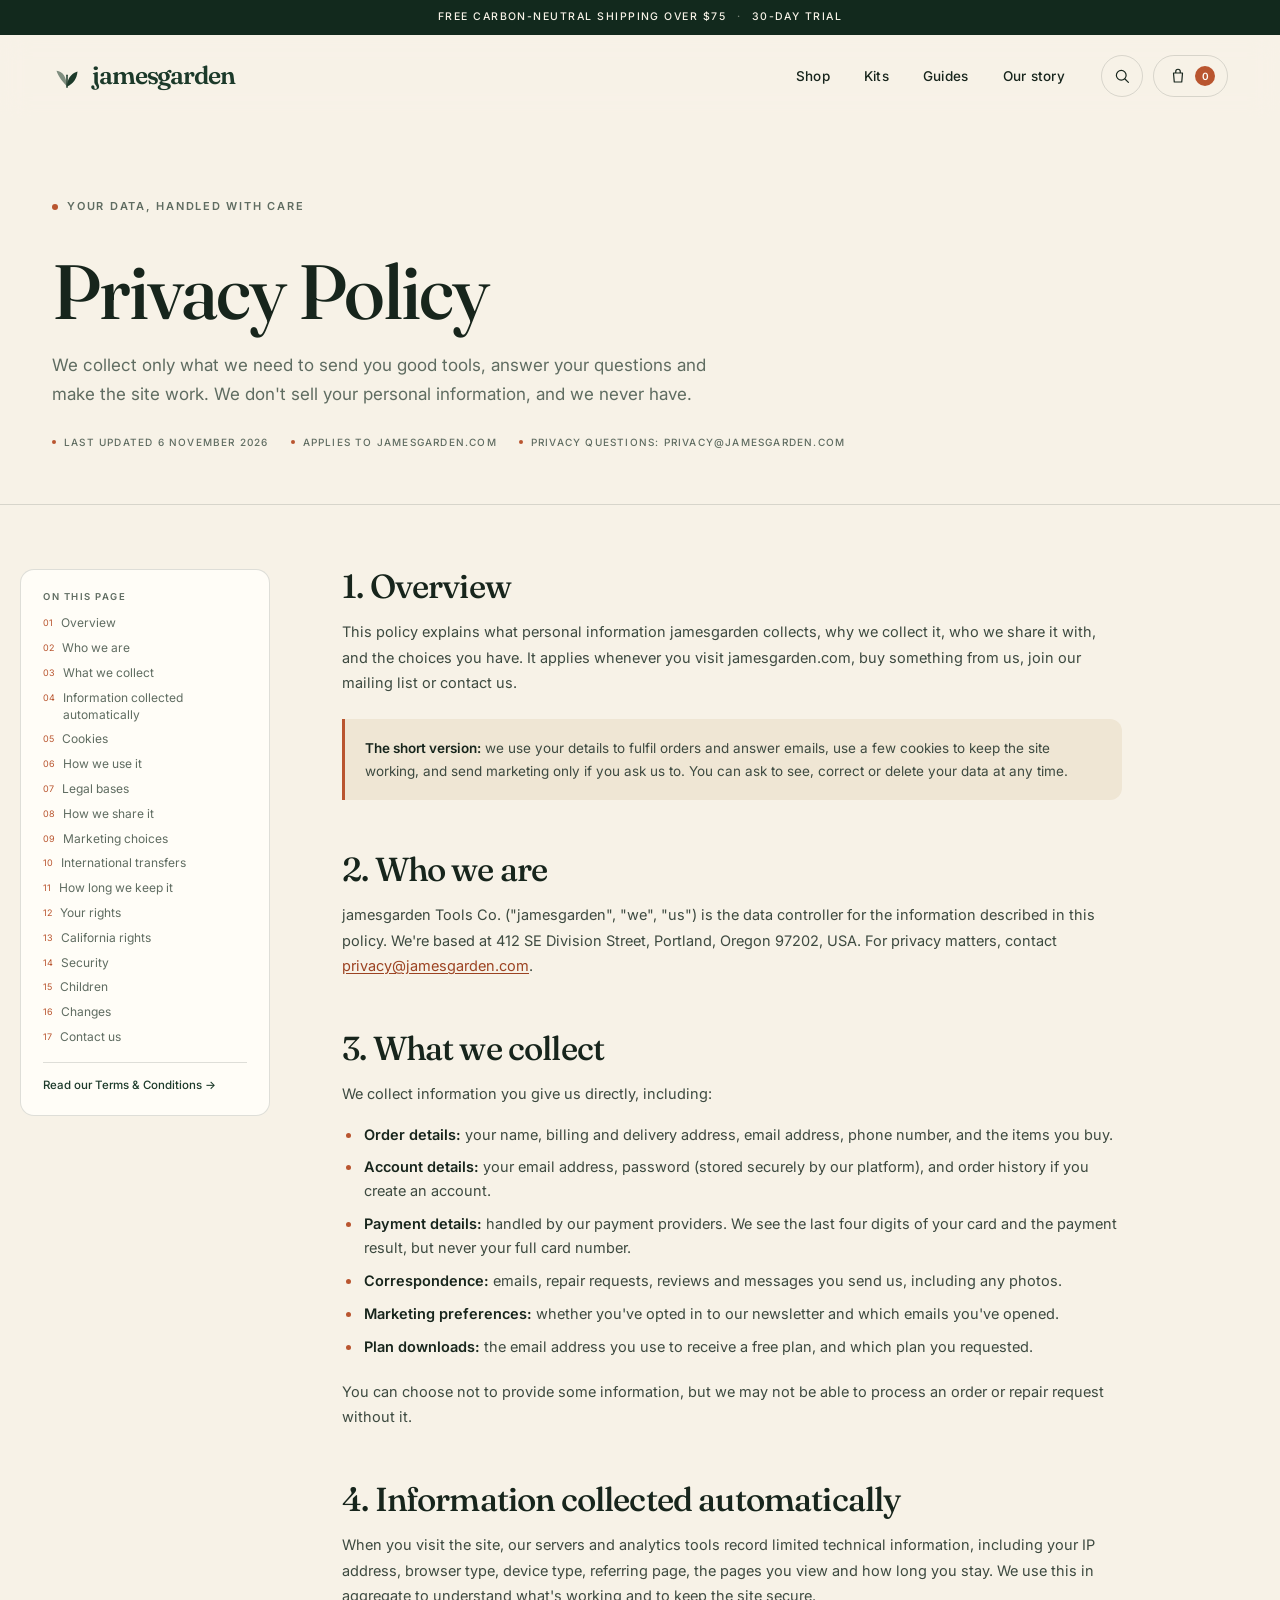
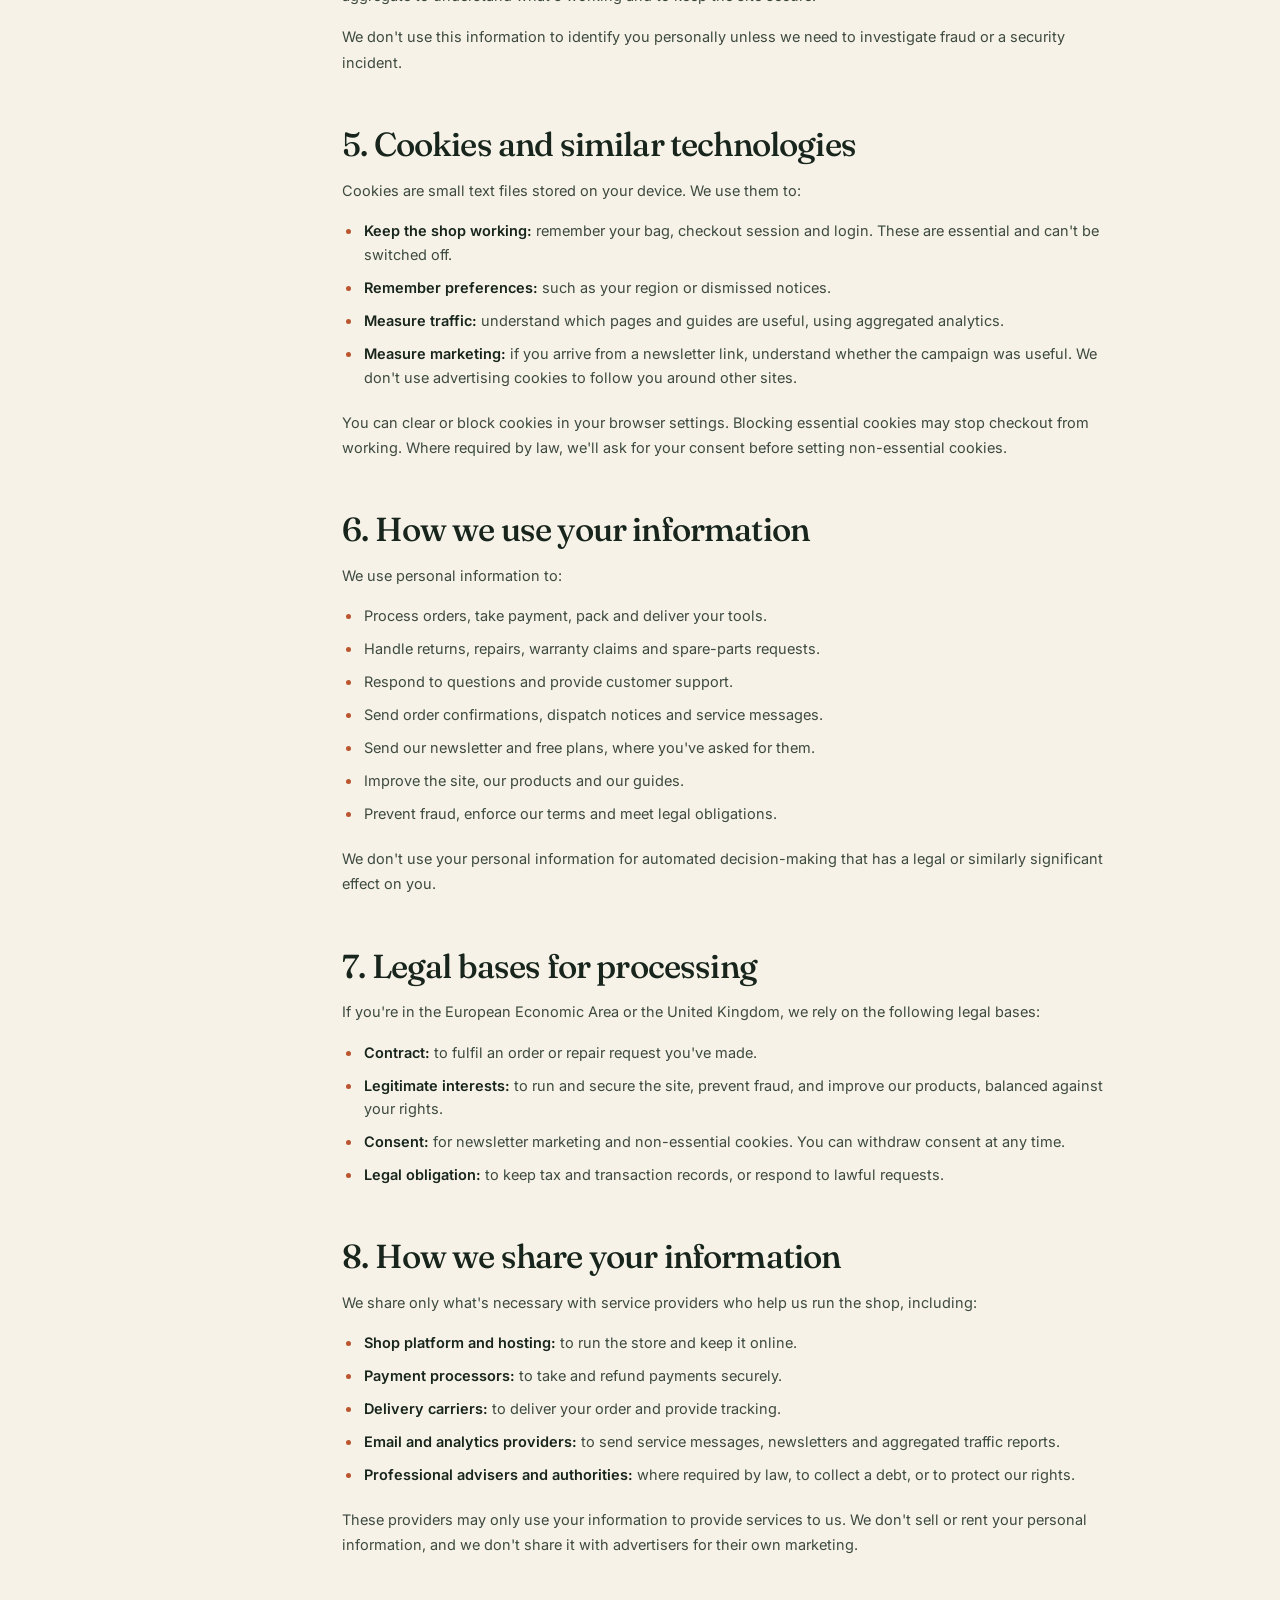
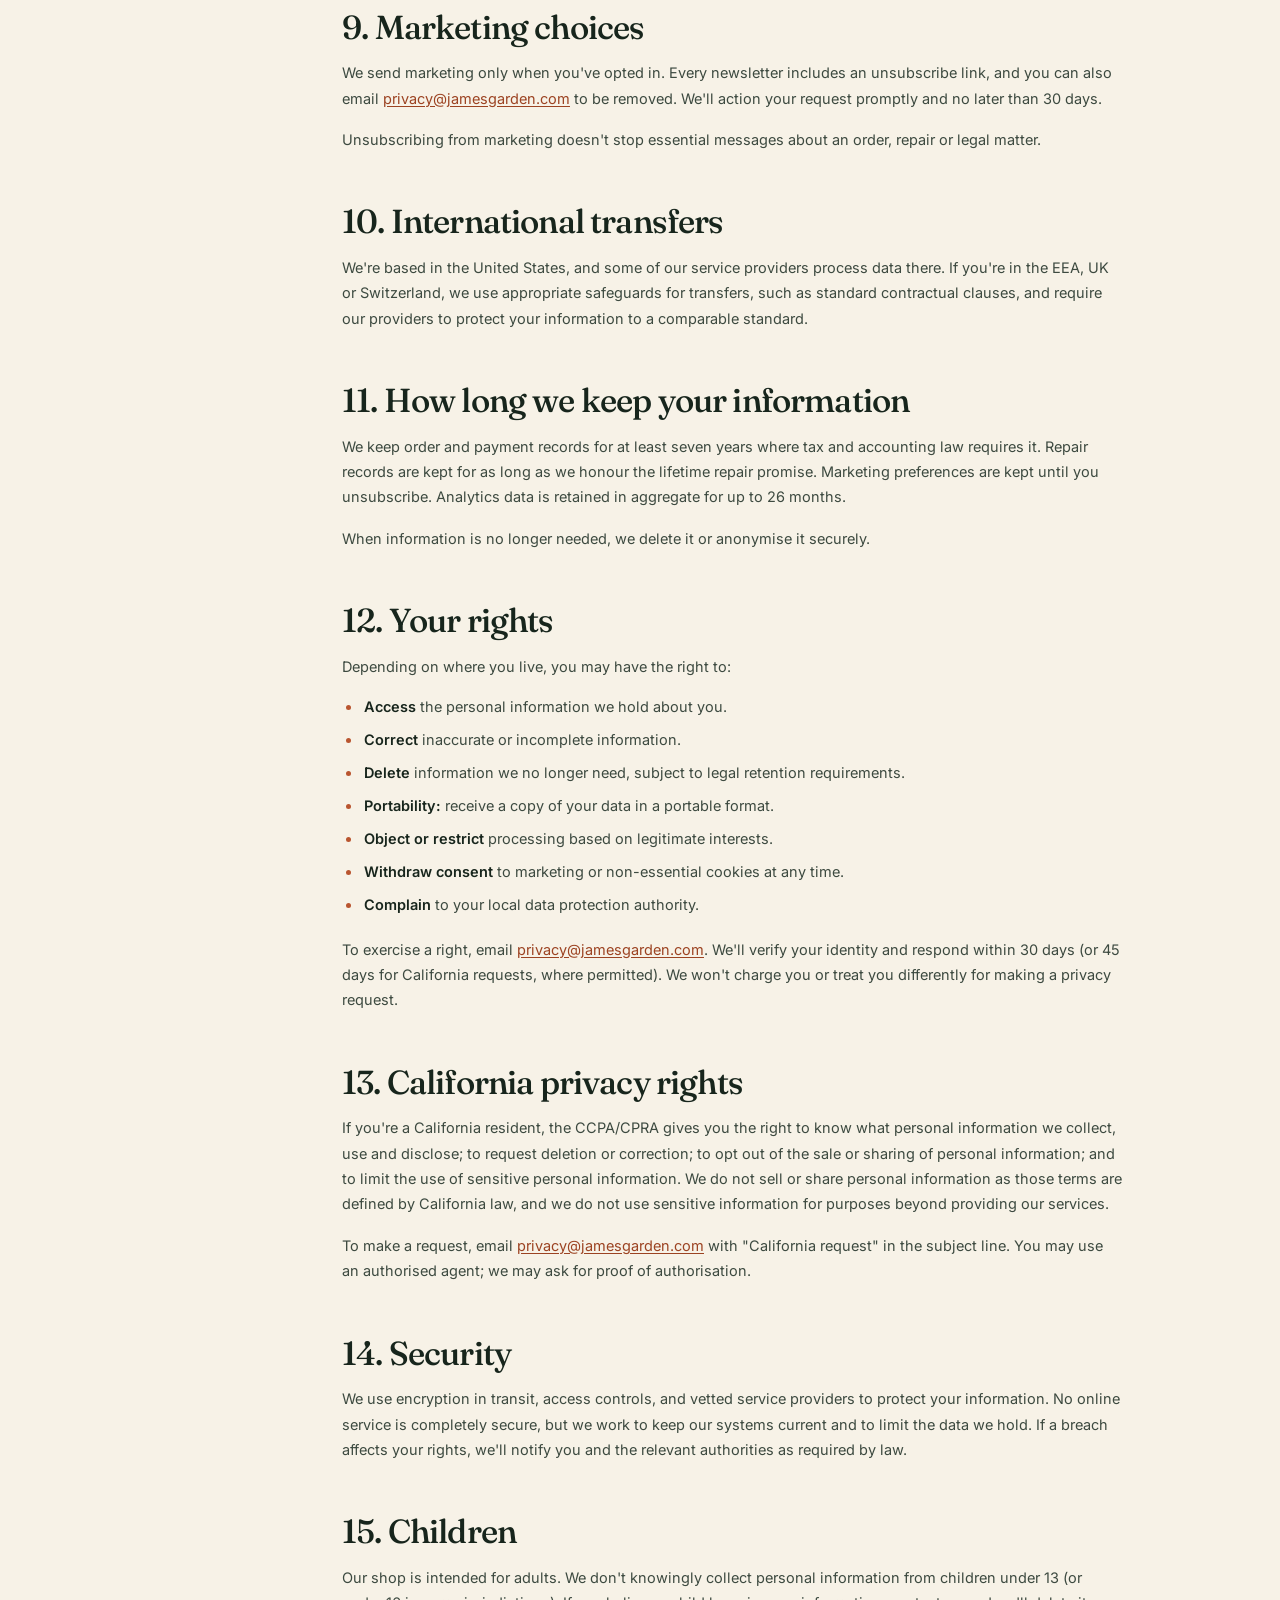
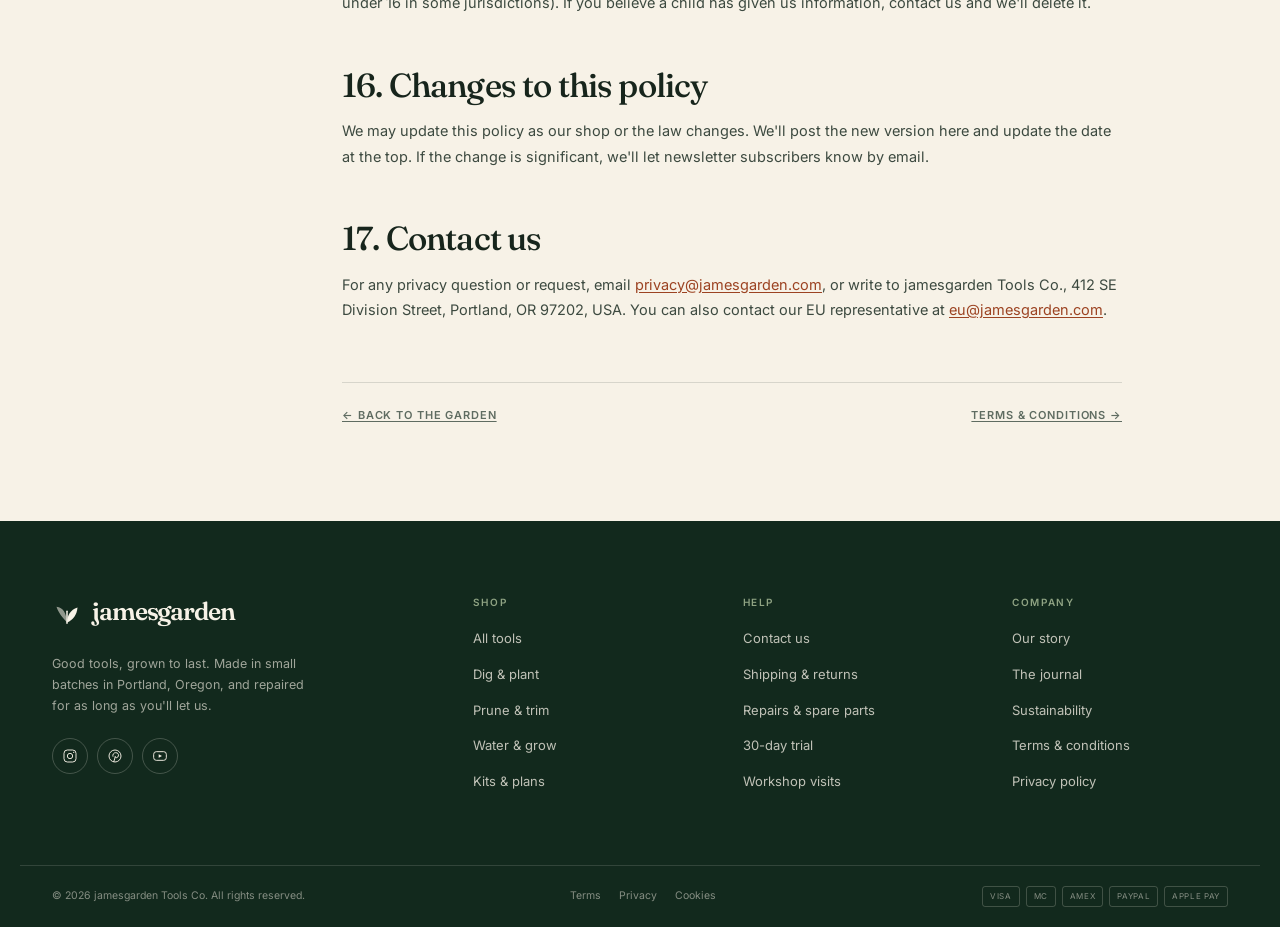
<file: privacy.html>
<!DOCTYPE html>
<html lang="en">
<head>
  <meta charset="UTF-8">
  <meta name="viewport" content="width=device-width, initial-scale=1.0">
  <title>Privacy Policy — jamesgarden</title>
  <meta name="description" content="How jamesgarden collects, uses and protects your personal information, the cookies we use, and the choices you have.">
  <meta name="theme-color" content="#1c3a2a">
  <link rel="icon" href="assets/favicon.svg" type="image/svg+xml">
  <link rel="preconnect" href="https://fonts.googleapis.com">
  <link rel="preconnect" href="https://fonts.gstatic.com" crossorigin>
  <link href="https://fonts.googleapis.com/css2?family=Fraunces:opsz,wght@9..144,400;9..144,500;9..144,600&amp;family=Inter:wght@400;500;600&amp;display=swap" rel="stylesheet">
  <link rel="stylesheet" href="assets/css/styles.css">
</head>
<body>
  <a class="skip-link" href="#main">Skip to content</a>

  <div class="announcement">
    <p>Free carbon-neutral shipping over $75 <span aria-hidden="true">·</span> 30-day trial</p>
  </div>

  <header class="site-header" id="siteHeader">
    <div class="container header-inner">
      <a class="brand" href="index.html" aria-label="jamesgarden home">
        <svg class="brand-mark" viewBox="0 0 40 40" aria-hidden="true">
          <path d="M20 34c0-9 4.5-17 14-20-1 10-5.5 16.5-14 20Z" fill="currentColor"/>
          <path d="M20 34C14 27 9 22 6 13c9 1 13 8 14 21Z" fill="currentColor" opacity=".55"/>
          <path d="M20 35V19" stroke="currentColor" stroke-width="2" stroke-linecap="round"/>
        </svg>
        <span class="brand-word">jamesgarden</span>
      </a>

      <nav class="main-nav" id="mainNav" aria-label="Primary">
        <ul>
          <li><a href="index.html#shop">Shop</a></li>
          <li><a href="index.html#kits">Kits</a></li>
          <li><a href="index.html#guides">Guides</a></li>
          <li><a href="index.html#story">Our story</a></li>
        </ul>
      </nav>

      <div class="header-actions">
        <button class="icon-btn" type="button" aria-label="Search">
          <svg viewBox="0 0 24 24" aria-hidden="true"><circle cx="11" cy="11" r="6.5"/><path d="m16 16 4.5 4.5"/></svg>
        </button>
        <button class="cart-btn" type="button" id="cartBtn" aria-label="Shopping bag, 0 items">
          <svg viewBox="0 0 24 24" aria-hidden="true"><path d="M6 8h12l-1 12H7L6 8Z"/><path d="M9 8V6a3 3 0 0 1 6 0v2"/></svg>
          <span class="cart-count" id="cartCount">0</span>
        </button>
        <button class="menu-toggle" type="button" id="menuToggle" aria-expanded="false" aria-controls="mainNav" aria-label="Open menu">
          <span></span><span></span>
        </button>
      </div>
    </div>
  </header>

  <main id="main">
    <section class="legal-hero">
      <div class="container">
        <p class="eyebrow"><span class="eyebrow-dot"></span> Your data, handled with care</p>
        <h1>Privacy Policy</h1>
        <p class="lede">We collect only what we need to send you good tools, answer your questions and make the site work. We don't sell your personal information, and we never have.</p>
        <div class="legal-meta">
          <span>Last updated 6 November 2026</span>
          <span>Applies to jamesgarden.com</span>
          <span>Privacy questions: privacy@jamesgarden.com</span>
        </div>
      </div>
    </section>

    <div class="container legal-wrap">
      <aside class="legal-toc" aria-label="On this page">
        <h2>On this page</h2>
        <ol>
          <li><a href="#overview">Overview</a></li>
          <li><a href="#who">Who we are</a></li>
          <li><a href="#collect">What we collect</a></li>
          <li><a href="#automatic">Information collected automatically</a></li>
          <li><a href="#cookies">Cookies</a></li>
          <li><a href="#use">How we use it</a></li>
          <li><a href="#legal-bases">Legal bases</a></li>
          <li><a href="#share">How we share it</a></li>
          <li><a href="#marketing">Marketing choices</a></li>
          <li><a href="#transfers">International transfers</a></li>
          <li><a href="#retention">How long we keep it</a></li>
          <li><a href="#rights">Your rights</a></li>
          <li><a href="#california">California rights</a></li>
          <li><a href="#security">Security</a></li>
          <li><a href="#children">Children</a></li>
          <li><a href="#changes">Changes</a></li>
          <li><a href="#contact">Contact us</a></li>
        </ol>
        <p class="toc-contact"><a href="terms.html">Read our Terms &amp; Conditions →</a></p>
      </aside>

      <article class="legal-body">
        <h2 id="overview">1. Overview</h2>
        <p>This policy explains what personal information jamesgarden collects, why we collect it, who we share it with, and the choices you have. It applies whenever you visit jamesgarden.com, buy something from us, join our mailing list or contact us.</p>
        <div class="callout">
          <p><strong>The short version:</strong> we use your details to fulfil orders and answer emails, use a few cookies to keep the site working, and send marketing only if you ask us to. You can ask to see, correct or delete your data at any time.</p>
        </div>

        <h2 id="who">2. Who we are</h2>
        <p>jamesgarden Tools Co. ("jamesgarden", "we", "us") is the data controller for the information described in this policy. We're based at 412 SE Division Street, Portland, Oregon 97202, USA. For privacy matters, contact <a href="mailto:privacy@jamesgarden.com">privacy@jamesgarden.com</a>.</p>

        <h2 id="collect">3. What we collect</h2>
        <p>We collect information you give us directly, including:</p>
        <ul>
          <li><strong>Order details:</strong> your name, billing and delivery address, email address, phone number, and the items you buy.</li>
          <li><strong>Account details:</strong> your email address, password (stored securely by our platform), and order history if you create an account.</li>
          <li><strong>Payment details:</strong> handled by our payment providers. We see the last four digits of your card and the payment result, but never your full card number.</li>
          <li><strong>Correspondence:</strong> emails, repair requests, reviews and messages you send us, including any photos.</li>
          <li><strong>Marketing preferences:</strong> whether you've opted in to our newsletter and which emails you've opened.</li>
          <li><strong>Plan downloads:</strong> the email address you use to receive a free plan, and which plan you requested.</li>
        </ul>
        <p>You can choose not to provide some information, but we may not be able to process an order or repair request without it.</p>

        <h2 id="automatic">4. Information collected automatically</h2>
        <p>When you visit the site, our servers and analytics tools record limited technical information, including your IP address, browser type, device type, referring page, the pages you view and how long you stay. We use this in aggregate to understand what's working and to keep the site secure.</p>
        <p>We don't use this information to identify you personally unless we need to investigate fraud or a security incident.</p>

        <h2 id="cookies">5. Cookies and similar technologies</h2>
        <p>Cookies are small text files stored on your device. We use them to:</p>
        <ul>
          <li><strong>Keep the shop working:</strong> remember your bag, checkout session and login. These are essential and can't be switched off.</li>
          <li><strong>Remember preferences:</strong> such as your region or dismissed notices.</li>
          <li><strong>Measure traffic:</strong> understand which pages and guides are useful, using aggregated analytics.</li>
          <li><strong>Measure marketing:</strong> if you arrive from a newsletter link, understand whether the campaign was useful. We don't use advertising cookies to follow you around other sites.</li>
        </ul>
        <p>You can clear or block cookies in your browser settings. Blocking essential cookies may stop checkout from working. Where required by law, we'll ask for your consent before setting non-essential cookies.</p>

        <h2 id="use">6. How we use your information</h2>
        <p>We use personal information to:</p>
        <ul>
          <li>Process orders, take payment, pack and deliver your tools.</li>
          <li>Handle returns, repairs, warranty claims and spare-parts requests.</li>
          <li>Respond to questions and provide customer support.</li>
          <li>Send order confirmations, dispatch notices and service messages.</li>
          <li>Send our newsletter and free plans, where you've asked for them.</li>
          <li>Improve the site, our products and our guides.</li>
          <li>Prevent fraud, enforce our terms and meet legal obligations.</li>
        </ul>
        <p>We don't use your personal information for automated decision-making that has a legal or similarly significant effect on you.</p>

        <h2 id="legal-bases">7. Legal bases for processing</h2>
        <p>If you're in the European Economic Area or the United Kingdom, we rely on the following legal bases:</p>
        <ul>
          <li><strong>Contract:</strong> to fulfil an order or repair request you've made.</li>
          <li><strong>Legitimate interests:</strong> to run and secure the site, prevent fraud, and improve our products, balanced against your rights.</li>
          <li><strong>Consent:</strong> for newsletter marketing and non-essential cookies. You can withdraw consent at any time.</li>
          <li><strong>Legal obligation:</strong> to keep tax and transaction records, or respond to lawful requests.</li>
        </ul>

        <h2 id="share">8. How we share your information</h2>
        <p>We share only what's necessary with service providers who help us run the shop, including:</p>
        <ul>
          <li><strong>Shop platform and hosting:</strong> to run the store and keep it online.</li>
          <li><strong>Payment processors:</strong> to take and refund payments securely.</li>
          <li><strong>Delivery carriers:</strong> to deliver your order and provide tracking.</li>
          <li><strong>Email and analytics providers:</strong> to send service messages, newsletters and aggregated traffic reports.</li>
          <li><strong>Professional advisers and authorities:</strong> where required by law, to collect a debt, or to protect our rights.</li>
        </ul>
        <p>These providers may only use your information to provide services to us. We don't sell or rent your personal information, and we don't share it with advertisers for their own marketing.</p>

        <h2 id="marketing">9. Marketing choices</h2>
        <p>We send marketing only when you've opted in. Every newsletter includes an unsubscribe link, and you can also email <a href="mailto:privacy@jamesgarden.com">privacy@jamesgarden.com</a> to be removed. We'll action your request promptly and no later than 30 days.</p>
        <p>Unsubscribing from marketing doesn't stop essential messages about an order, repair or legal matter.</p>

        <h2 id="transfers">10. International transfers</h2>
        <p>We're based in the United States, and some of our service providers process data there. If you're in the EEA, UK or Switzerland, we use appropriate safeguards for transfers, such as standard contractual clauses, and require our providers to protect your information to a comparable standard.</p>

        <h2 id="retention">11. How long we keep your information</h2>
        <p>We keep order and payment records for at least seven years where tax and accounting law requires it. Repair records are kept for as long as we honour the lifetime repair promise. Marketing preferences are kept until you unsubscribe. Analytics data is retained in aggregate for up to 26 months.</p>
        <p>When information is no longer needed, we delete it or anonymise it securely.</p>

        <h2 id="rights">12. Your rights</h2>
        <p>Depending on where you live, you may have the right to:</p>
        <ul>
          <li><strong>Access</strong> the personal information we hold about you.</li>
          <li><strong>Correct</strong> inaccurate or incomplete information.</li>
          <li><strong>Delete</strong> information we no longer need, subject to legal retention requirements.</li>
          <li><strong>Portability:</strong> receive a copy of your data in a portable format.</li>
          <li><strong>Object or restrict</strong> processing based on legitimate interests.</li>
          <li><strong>Withdraw consent</strong> to marketing or non-essential cookies at any time.</li>
          <li><strong>Complain</strong> to your local data protection authority.</li>
        </ul>
        <p>To exercise a right, email <a href="mailto:privacy@jamesgarden.com">privacy@jamesgarden.com</a>. We'll verify your identity and respond within 30 days (or 45 days for California requests, where permitted). We won't charge you or treat you differently for making a privacy request.</p>

        <h2 id="california">13. California privacy rights</h2>
        <p>If you're a California resident, the CCPA/CPRA gives you the right to know what personal information we collect, use and disclose; to request deletion or correction; to opt out of the sale or sharing of personal information; and to limit the use of sensitive personal information. We do not sell or share personal information as those terms are defined by California law, and we do not use sensitive information for purposes beyond providing our services.</p>
        <p>To make a request, email <a href="mailto:privacy@jamesgarden.com">privacy@jamesgarden.com</a> with "California request" in the subject line. You may use an authorised agent; we may ask for proof of authorisation.</p>

        <h2 id="security">14. Security</h2>
        <p>We use encryption in transit, access controls, and vetted service providers to protect your information. No online service is completely secure, but we work to keep our systems current and to limit the data we hold. If a breach affects your rights, we'll notify you and the relevant authorities as required by law.</p>

        <h2 id="children">15. Children</h2>
        <p>Our shop is intended for adults. We don't knowingly collect personal information from children under 13 (or under 16 in some jurisdictions). If you believe a child has given us information, contact us and we'll delete it.</p>

        <h2 id="changes">16. Changes to this policy</h2>
        <p>We may update this policy as our shop or the law changes. We'll post the new version here and update the date at the top. If the change is significant, we'll let newsletter subscribers know by email.</p>

        <h2 id="contact">17. Contact us</h2>
        <p>For any privacy question or request, email <a href="mailto:privacy@jamesgarden.com">privacy@jamesgarden.com</a>, or write to jamesgarden Tools Co., 412 SE Division Street, Portland, OR 97202, USA. You can also contact our EU representative at <a href="mailto:eu@jamesgarden.com">eu@jamesgarden.com</a>.</p>

        <div class="legal-footer-nav">
          <a href="index.html">← Back to the garden</a>
          <a href="terms.html">Terms &amp; Conditions →</a>
        </div>
      </article>
    </div>
  </main>

  <footer class="site-footer">
    <div class="container footer-grid">
      <div class="footer-brand">
        <a class="brand brand-light" href="index.html" aria-label="jamesgarden home">
          <svg class="brand-mark" viewBox="0 0 40 40" aria-hidden="true">
            <path d="M20 34c0-9 4.5-17 14-20-1 10-5.5 16.5-14 20Z" fill="currentColor"/>
            <path d="M20 34C14 27 9 22 6 13c9 1 13 8 14 21Z" fill="currentColor" opacity=".55"/>
            <path d="M20 35V19" stroke="currentColor" stroke-width="2" stroke-linecap="round"/>
          </svg>
          <span class="brand-word">jamesgarden</span>
        </a>
        <p>Good tools, grown to last. Made in small batches in Portland, Oregon, and repaired for as long as you'll let us.</p>
        <div class="footer-social">
          <a href="https://www.instagram.com/" target="_blank" rel="noopener" aria-label="Instagram"><svg viewBox="0 0 24 24" aria-hidden="true"><rect x="3" y="3" width="18" height="18" rx="5"/><circle cx="12" cy="12" r="4"/><circle cx="17.5" cy="6.5" r="1" fill="currentColor" stroke="none"/></svg></a>
          <a href="https://www.pinterest.com/" target="_blank" rel="noopener" aria-label="Pinterest"><svg viewBox="0 0 24 24" aria-hidden="true"><circle cx="12" cy="12" r="9"/><path d="M10 21c1-3 2-6 2.5-9"/><path d="M9 13c-1-3 1-6 4-6 3 0 5 2 4 5-.6 2.4-3 3.3-4.5 2"/></svg></a>
          <a href="https://www.youtube.com/" target="_blank" rel="noopener" aria-label="YouTube"><svg viewBox="0 0 24 24" aria-hidden="true"><rect x="2.5" y="5.5" width="19" height="13" rx="4"/><path d="m10 9.5 5 2.5-5 2.5v-5Z" fill="currentColor" stroke="none"/></svg></a>
        </div>
      </div>

      <nav class="footer-col" aria-label="Shop">
        <h3>Shop</h3>
        <ul>
          <li><a href="index.html#shop">All tools</a></li>
          <li><a href="index.html#shop">Dig &amp; plant</a></li>
          <li><a href="index.html#shop">Prune &amp; trim</a></li>
          <li><a href="index.html#shop">Water &amp; grow</a></li>
          <li><a href="index.html#kits">Kits &amp; plans</a></li>
        </ul>
      </nav>

      <nav class="footer-col" aria-label="Help">
        <h3>Help</h3>
        <ul>
          <li><a href="mailto:hello@jamesgarden.com">Contact us</a></li>
          <li><a href="terms.html#shipping">Shipping &amp; returns</a></li>
          <li><a href="terms.html#repairs">Repairs &amp; spare parts</a></li>
          <li><a href="terms.html#returns">30-day trial</a></li>
          <li><a href="index.html#story">Workshop visits</a></li>
        </ul>
      </nav>

      <nav class="footer-col" aria-label="Company">
        <h3>Company</h3>
        <ul>
          <li><a href="index.html#story">Our story</a></li>
          <li><a href="index.html#guides">The journal</a></li>
          <li><a href="index.html#sustainability">Sustainability</a></li>
          <li><a href="terms.html">Terms &amp; conditions</a></li>
          <li><a href="privacy.html">Privacy policy</a></li>
        </ul>
      </nav>
    </div>

    <div class="container footer-bottom">
      <p>© <span id="year">2026</span> jamesgarden Tools Co. All rights reserved.</p>
      <div class="footer-legal">
        <a href="terms.html">Terms</a>
        <a href="privacy.html">Privacy</a>
        <a href="privacy.html#cookies">Cookies</a>
      </div>
      <div class="payments" aria-label="Accepted payment methods">
        <span>VISA</span><span>MC</span><span>AMEX</span><span>PayPal</span><span>Apple Pay</span>
      </div>
    </div>
  </footer>

  <div class="toast" id="toast" role="status" aria-live="polite"></div>
  <script src="assets/js/main.js"></script>
</body>
</html>
</file>
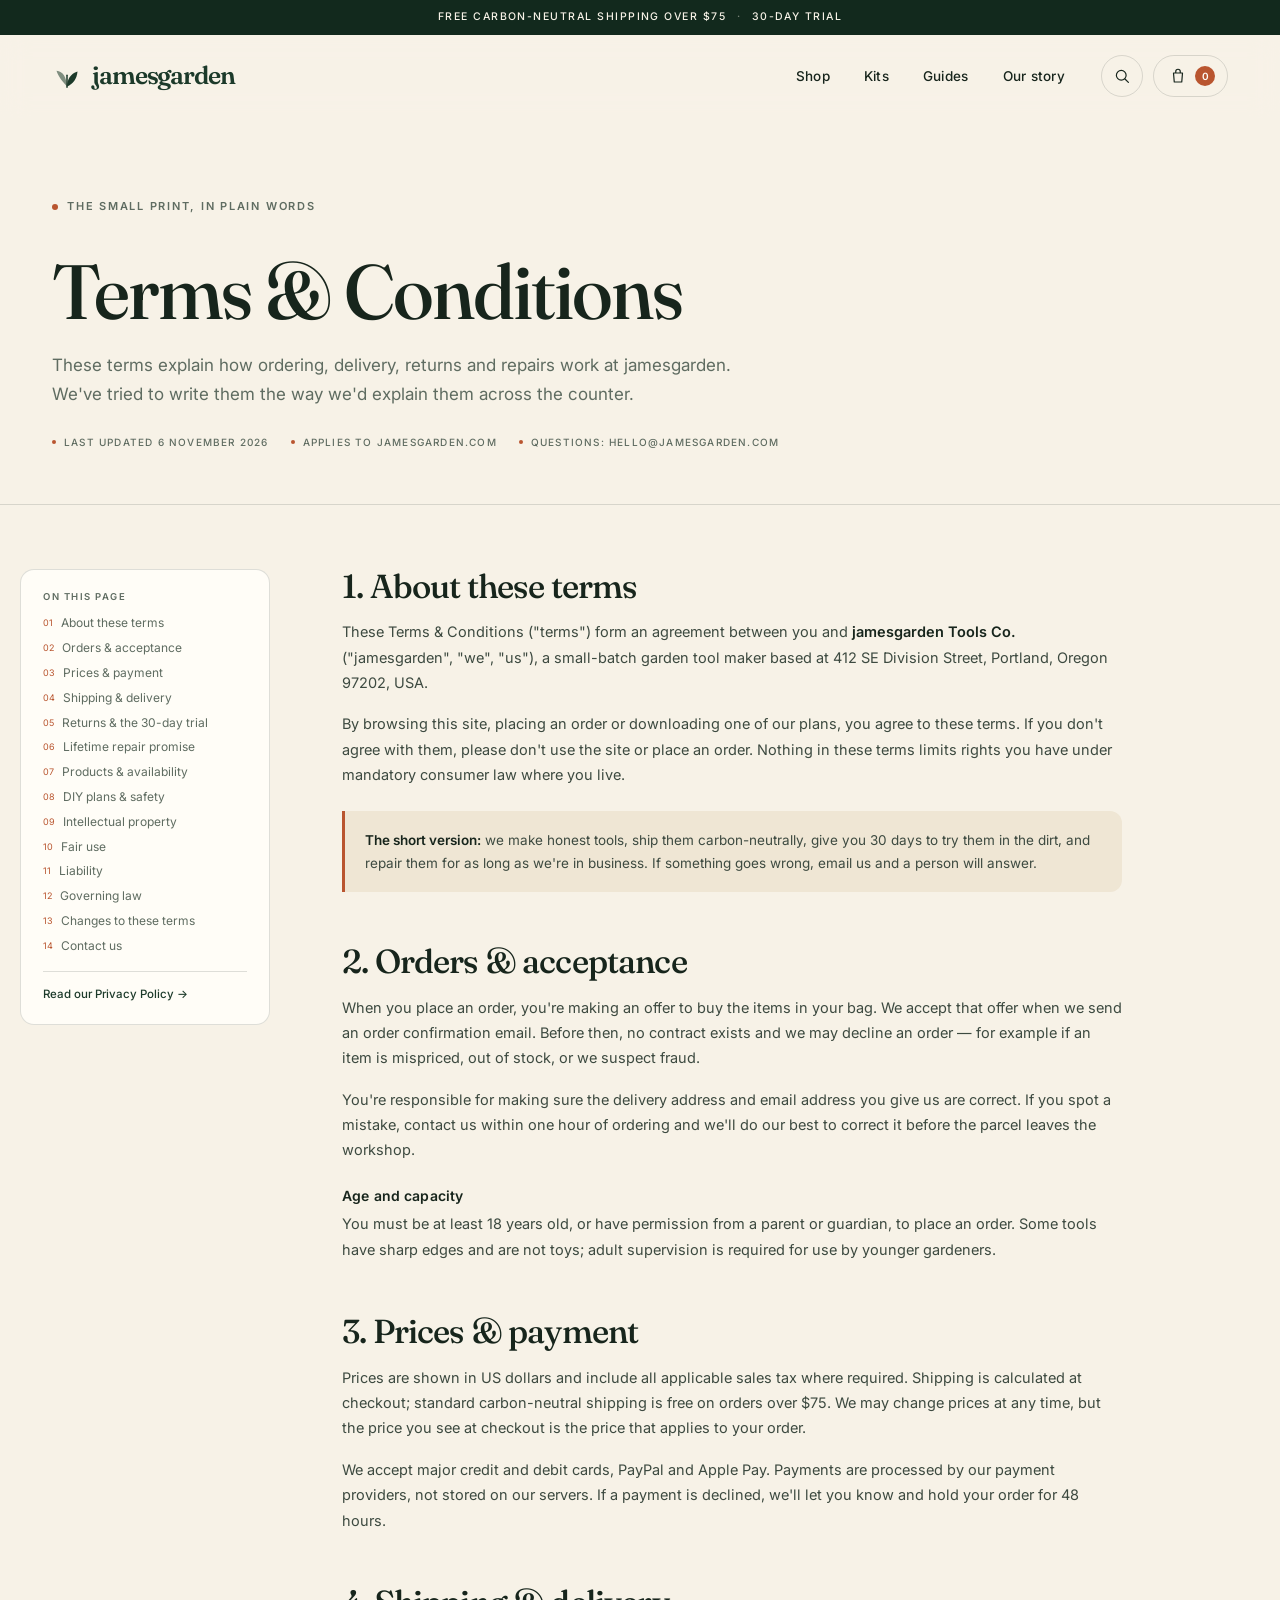
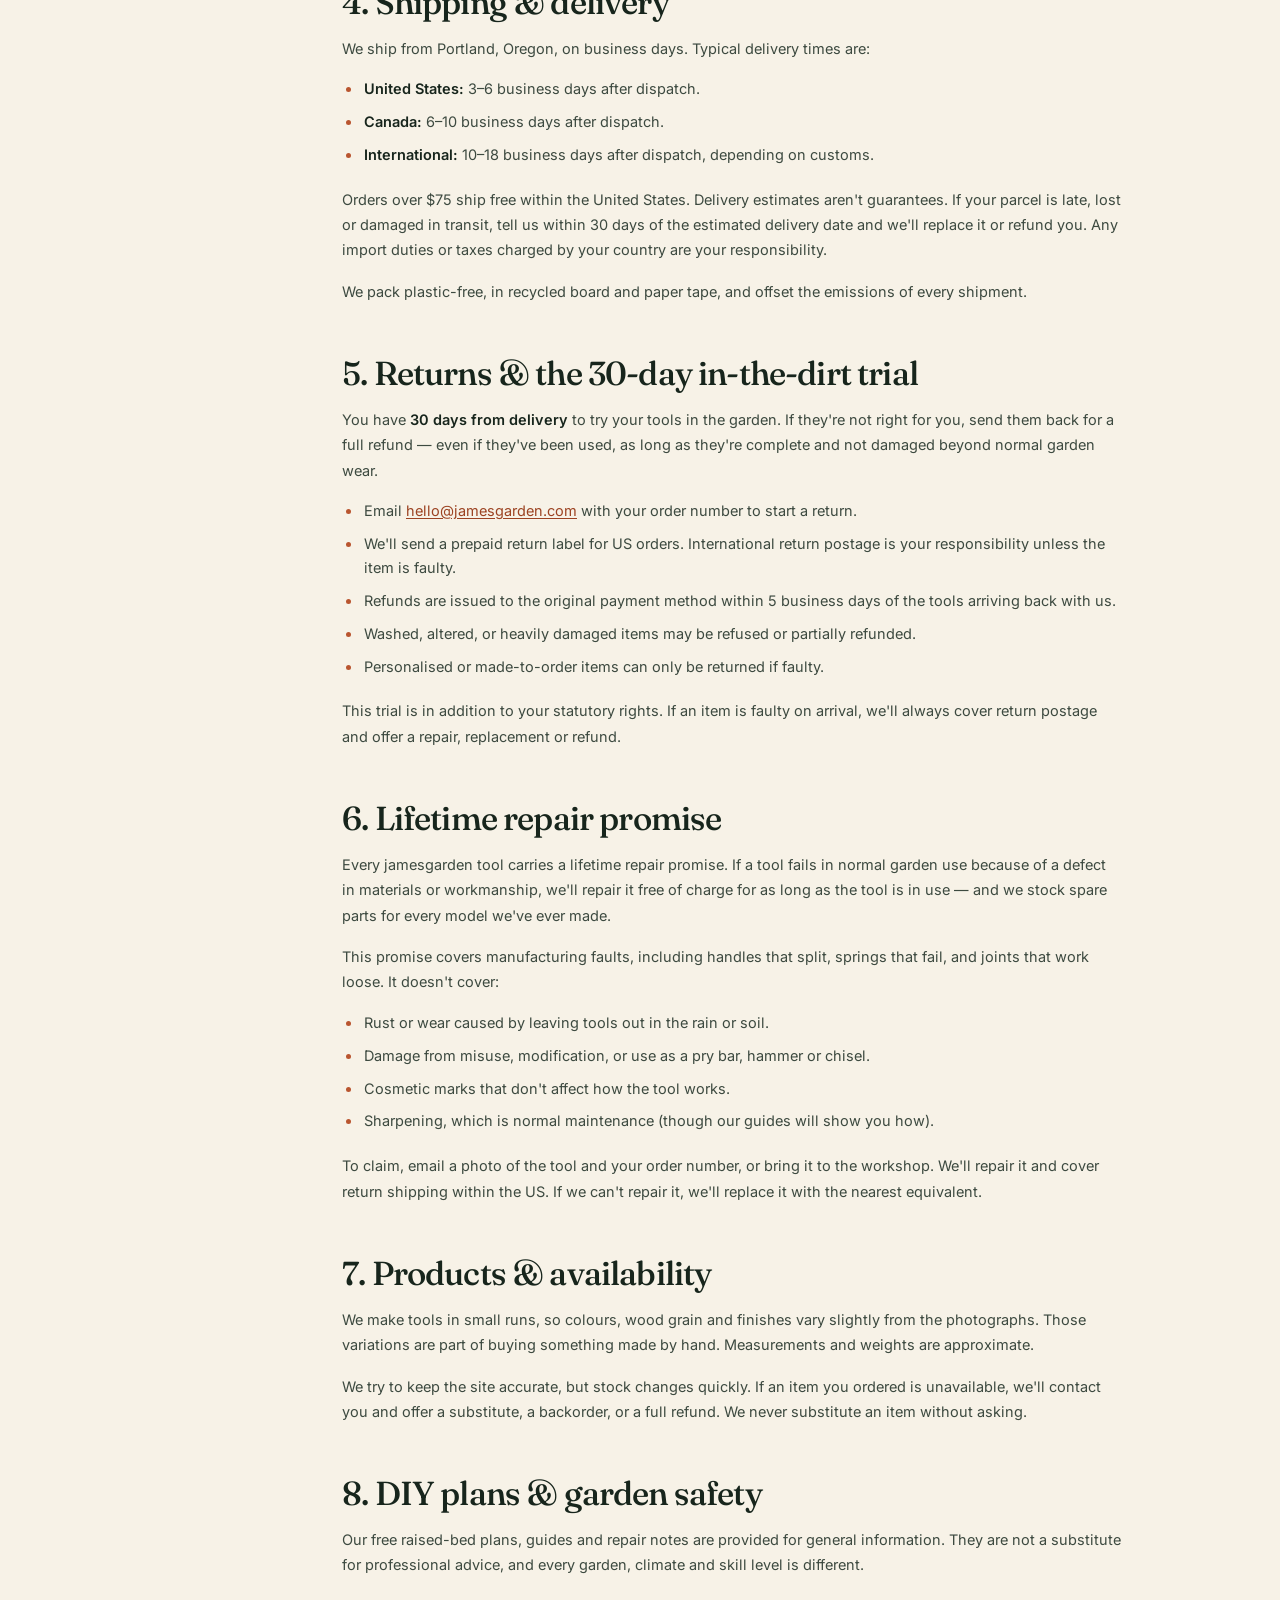
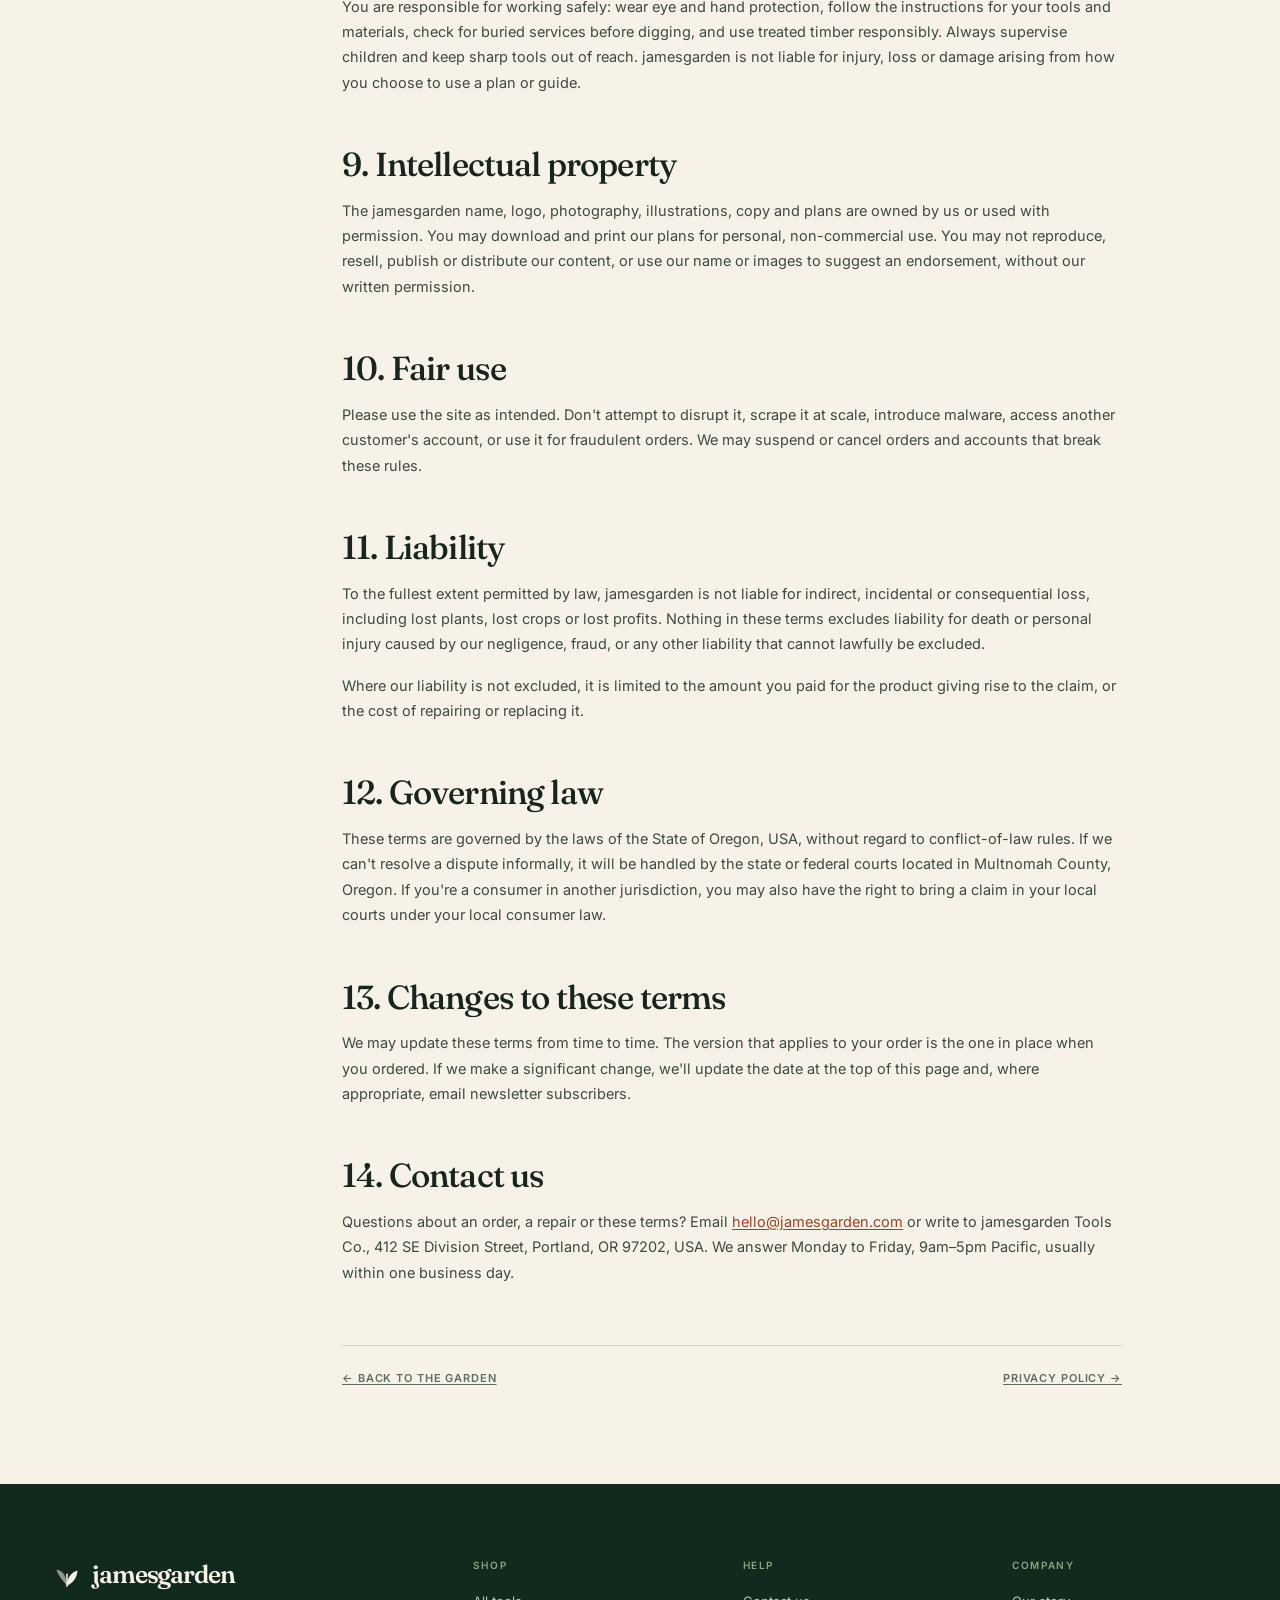
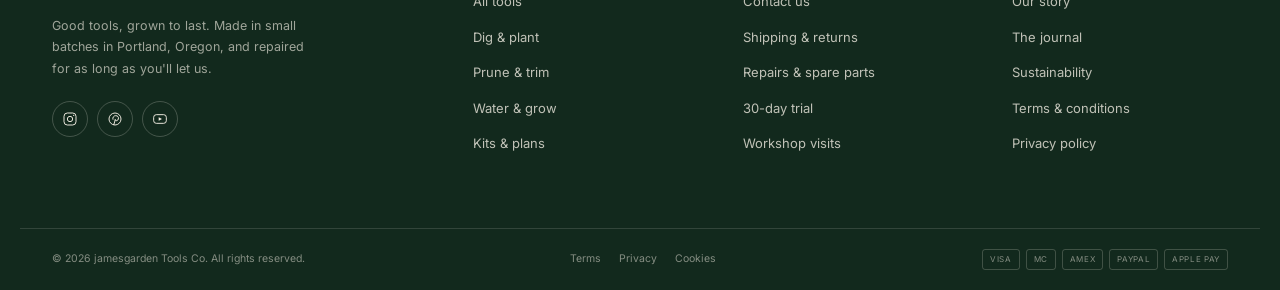
<file: terms.html>
<!DOCTYPE html>
<html lang="en">
<head>
  <meta charset="UTF-8">
  <meta name="viewport" content="width=device-width, initial-scale=1.0">
  <title>Terms &amp; Conditions — jamesgarden</title>
  <meta name="description" content="The terms that apply when you shop with jamesgarden, including orders, shipping, returns, our 30-day trial and lifetime repair promise.">
  <meta name="theme-color" content="#1c3a2a">
  <link rel="icon" href="assets/favicon.svg" type="image/svg+xml">
  <link rel="preconnect" href="https://fonts.googleapis.com">
  <link rel="preconnect" href="https://fonts.gstatic.com" crossorigin>
  <link href="https://fonts.googleapis.com/css2?family=Fraunces:opsz,wght@9..144,400;9..144,500;9..144,600&amp;family=Inter:wght@400;500;600&amp;display=swap" rel="stylesheet">
  <link rel="stylesheet" href="assets/css/styles.css">
</head>
<body>
  <a class="skip-link" href="#main">Skip to content</a>

  <div class="announcement">
    <p>Free carbon-neutral shipping over $75 <span aria-hidden="true">·</span> 30-day trial</p>
  </div>

  <header class="site-header" id="siteHeader">
    <div class="container header-inner">
      <a class="brand" href="index.html" aria-label="jamesgarden home">
        <svg class="brand-mark" viewBox="0 0 40 40" aria-hidden="true">
          <path d="M20 34c0-9 4.5-17 14-20-1 10-5.5 16.5-14 20Z" fill="currentColor"/>
          <path d="M20 34C14 27 9 22 6 13c9 1 13 8 14 21Z" fill="currentColor" opacity=".55"/>
          <path d="M20 35V19" stroke="currentColor" stroke-width="2" stroke-linecap="round"/>
        </svg>
        <span class="brand-word">jamesgarden</span>
      </a>

      <nav class="main-nav" id="mainNav" aria-label="Primary">
        <ul>
          <li><a href="index.html#shop">Shop</a></li>
          <li><a href="index.html#kits">Kits</a></li>
          <li><a href="index.html#guides">Guides</a></li>
          <li><a href="index.html#story">Our story</a></li>
        </ul>
      </nav>

      <div class="header-actions">
        <button class="icon-btn" type="button" aria-label="Search">
          <svg viewBox="0 0 24 24" aria-hidden="true"><circle cx="11" cy="11" r="6.5"/><path d="m16 16 4.5 4.5"/></svg>
        </button>
        <button class="cart-btn" type="button" id="cartBtn" aria-label="Shopping bag, 0 items">
          <svg viewBox="0 0 24 24" aria-hidden="true"><path d="M6 8h12l-1 12H7L6 8Z"/><path d="M9 8V6a3 3 0 0 1 6 0v2"/></svg>
          <span class="cart-count" id="cartCount">0</span>
        </button>
        <button class="menu-toggle" type="button" id="menuToggle" aria-expanded="false" aria-controls="mainNav" aria-label="Open menu">
          <span></span><span></span>
        </button>
      </div>
    </div>
  </header>

  <main id="main">
    <section class="legal-hero">
      <div class="container">
        <p class="eyebrow"><span class="eyebrow-dot"></span> The small print, in plain words</p>
        <h1>Terms &amp; Conditions</h1>
        <p class="lede">These terms explain how ordering, delivery, returns and repairs work at jamesgarden. We've tried to write them the way we'd explain them across the counter.</p>
        <div class="legal-meta">
          <span>Last updated 6 November 2026</span>
          <span>Applies to jamesgarden.com</span>
          <span>Questions: hello@jamesgarden.com</span>
        </div>
      </div>
    </section>

    <div class="container legal-wrap">
      <aside class="legal-toc" aria-label="On this page">
        <h2>On this page</h2>
        <ol>
          <li><a href="#about">About these terms</a></li>
          <li><a href="#orders">Orders &amp; acceptance</a></li>
          <li><a href="#prices">Prices &amp; payment</a></li>
          <li><a href="#shipping">Shipping &amp; delivery</a></li>
          <li><a href="#returns">Returns &amp; the 30-day trial</a></li>
          <li><a href="#repairs">Lifetime repair promise</a></li>
          <li><a href="#products">Products &amp; availability</a></li>
          <li><a href="#diy">DIY plans &amp; safety</a></li>
          <li><a href="#ip">Intellectual property</a></li>
          <li><a href="#conduct">Fair use</a></li>
          <li><a href="#liability">Liability</a></li>
          <li><a href="#law">Governing law</a></li>
          <li><a href="#changes">Changes to these terms</a></li>
          <li><a href="#contact">Contact us</a></li>
        </ol>
        <p class="toc-contact"><a href="privacy.html">Read our Privacy Policy →</a></p>
      </aside>

      <article class="legal-body">
        <h2 id="about">1. About these terms</h2>
        <p>These Terms &amp; Conditions ("terms") form an agreement between you and <strong>jamesgarden Tools Co.</strong> ("jamesgarden", "we", "us"), a small-batch garden tool maker based at 412 SE Division Street, Portland, Oregon 97202, USA.</p>
        <p>By browsing this site, placing an order or downloading one of our plans, you agree to these terms. If you don't agree with them, please don't use the site or place an order. Nothing in these terms limits rights you have under mandatory consumer law where you live.</p>
        <div class="callout">
          <p><strong>The short version:</strong> we make honest tools, ship them carbon-neutrally, give you 30 days to try them in the dirt, and repair them for as long as we're in business. If something goes wrong, email us and a person will answer.</p>
        </div>

        <h2 id="orders">2. Orders &amp; acceptance</h2>
        <p>When you place an order, you're making an offer to buy the items in your bag. We accept that offer when we send an order confirmation email. Before then, no contract exists and we may decline an order — for example if an item is mispriced, out of stock, or we suspect fraud.</p>
        <p>You're responsible for making sure the delivery address and email address you give us are correct. If you spot a mistake, contact us within one hour of ordering and we'll do our best to correct it before the parcel leaves the workshop.</p>
        <h3>Age and capacity</h3>
        <p>You must be at least 18 years old, or have permission from a parent or guardian, to place an order. Some tools have sharp edges and are not toys; adult supervision is required for use by younger gardeners.</p>

        <h2 id="prices">3. Prices &amp; payment</h2>
        <p>Prices are shown in US dollars and include all applicable sales tax where required. Shipping is calculated at checkout; standard carbon-neutral shipping is free on orders over $75. We may change prices at any time, but the price you see at checkout is the price that applies to your order.</p>
        <p>We accept major credit and debit cards, PayPal and Apple Pay. Payments are processed by our payment providers, not stored on our servers. If a payment is declined, we'll let you know and hold your order for 48 hours.</p>

        <h2 id="shipping">4. Shipping &amp; delivery</h2>
        <p>We ship from Portland, Oregon, on business days. Typical delivery times are:</p>
        <ul>
          <li><strong>United States:</strong> 3–6 business days after dispatch.</li>
          <li><strong>Canada:</strong> 6–10 business days after dispatch.</li>
          <li><strong>International:</strong> 10–18 business days after dispatch, depending on customs.</li>
        </ul>
        <p>Orders over $75 ship free within the United States. Delivery estimates aren't guarantees. If your parcel is late, lost or damaged in transit, tell us within 30 days of the estimated delivery date and we'll replace it or refund you. Any import duties or taxes charged by your country are your responsibility.</p>
        <p>We pack plastic-free, in recycled board and paper tape, and offset the emissions of every shipment.</p>

        <h2 id="returns">5. Returns &amp; the 30-day in-the-dirt trial</h2>
        <p>You have <strong>30 days from delivery</strong> to try your tools in the garden. If they're not right for you, send them back for a full refund — even if they've been used, as long as they're complete and not damaged beyond normal garden wear.</p>
        <ul>
          <li>Email <a href="mailto:hello@jamesgarden.com">hello@jamesgarden.com</a> with your order number to start a return.</li>
          <li>We'll send a prepaid return label for US orders. International return postage is your responsibility unless the item is faulty.</li>
          <li>Refunds are issued to the original payment method within 5 business days of the tools arriving back with us.</li>
          <li>Washed, altered, or heavily damaged items may be refused or partially refunded.</li>
          <li>Personalised or made-to-order items can only be returned if faulty.</li>
        </ul>
        <p>This trial is in addition to your statutory rights. If an item is faulty on arrival, we'll always cover return postage and offer a repair, replacement or refund.</p>

        <h2 id="repairs">6. Lifetime repair promise</h2>
        <p>Every jamesgarden tool carries a lifetime repair promise. If a tool fails in normal garden use because of a defect in materials or workmanship, we'll repair it free of charge for as long as the tool is in use — and we stock spare parts for every model we've ever made.</p>
        <p>This promise covers manufacturing faults, including handles that split, springs that fail, and joints that work loose. It doesn't cover:</p>
        <ul>
          <li>Rust or wear caused by leaving tools out in the rain or soil.</li>
          <li>Damage from misuse, modification, or use as a pry bar, hammer or chisel.</li>
          <li>Cosmetic marks that don't affect how the tool works.</li>
          <li>Sharpening, which is normal maintenance (though our guides will show you how).</li>
        </ul>
        <p>To claim, email a photo of the tool and your order number, or bring it to the workshop. We'll repair it and cover return shipping within the US. If we can't repair it, we'll replace it with the nearest equivalent.</p>

        <h2 id="products">7. Products &amp; availability</h2>
        <p>We make tools in small runs, so colours, wood grain and finishes vary slightly from the photographs. Those variations are part of buying something made by hand. Measurements and weights are approximate.</p>
        <p>We try to keep the site accurate, but stock changes quickly. If an item you ordered is unavailable, we'll contact you and offer a substitute, a backorder, or a full refund. We never substitute an item without asking.</p>

        <h2 id="diy">8. DIY plans &amp; garden safety</h2>
        <p>Our free raised-bed plans, guides and repair notes are provided for general information. They are not a substitute for professional advice, and every garden, climate and skill level is different.</p>
        <p>You are responsible for working safely: wear eye and hand protection, follow the instructions for your tools and materials, check for buried services before digging, and use treated timber responsibly. Always supervise children and keep sharp tools out of reach. jamesgarden is not liable for injury, loss or damage arising from how you choose to use a plan or guide.</p>

        <h2 id="ip">9. Intellectual property</h2>
        <p>The jamesgarden name, logo, photography, illustrations, copy and plans are owned by us or used with permission. You may download and print our plans for personal, non-commercial use. You may not reproduce, resell, publish or distribute our content, or use our name or images to suggest an endorsement, without our written permission.</p>

        <h2 id="conduct">10. Fair use</h2>
        <p>Please use the site as intended. Don't attempt to disrupt it, scrape it at scale, introduce malware, access another customer's account, or use it for fraudulent orders. We may suspend or cancel orders and accounts that break these rules.</p>

        <h2 id="liability">11. Liability</h2>
        <p>To the fullest extent permitted by law, jamesgarden is not liable for indirect, incidental or consequential loss, including lost plants, lost crops or lost profits. Nothing in these terms excludes liability for death or personal injury caused by our negligence, fraud, or any other liability that cannot lawfully be excluded.</p>
        <p>Where our liability is not excluded, it is limited to the amount you paid for the product giving rise to the claim, or the cost of repairing or replacing it.</p>

        <h2 id="law">12. Governing law</h2>
        <p>These terms are governed by the laws of the State of Oregon, USA, without regard to conflict-of-law rules. If we can't resolve a dispute informally, it will be handled by the state or federal courts located in Multnomah County, Oregon. If you're a consumer in another jurisdiction, you may also have the right to bring a claim in your local courts under your local consumer law.</p>

        <h2 id="changes">13. Changes to these terms</h2>
        <p>We may update these terms from time to time. The version that applies to your order is the one in place when you ordered. If we make a significant change, we'll update the date at the top of this page and, where appropriate, email newsletter subscribers.</p>

        <h2 id="contact">14. Contact us</h2>
        <p>Questions about an order, a repair or these terms? Email <a href="mailto:hello@jamesgarden.com">hello@jamesgarden.com</a> or write to jamesgarden Tools Co., 412 SE Division Street, Portland, OR 97202, USA. We answer Monday to Friday, 9am–5pm Pacific, usually within one business day.</p>

        <div class="legal-footer-nav">
          <a href="index.html">← Back to the garden</a>
          <a href="privacy.html">Privacy Policy →</a>
        </div>
      </article>
    </div>
  </main>

  <footer class="site-footer">
    <div class="container footer-grid">
      <div class="footer-brand">
        <a class="brand brand-light" href="index.html" aria-label="jamesgarden home">
          <svg class="brand-mark" viewBox="0 0 40 40" aria-hidden="true">
            <path d="M20 34c0-9 4.5-17 14-20-1 10-5.5 16.5-14 20Z" fill="currentColor"/>
            <path d="M20 34C14 27 9 22 6 13c9 1 13 8 14 21Z" fill="currentColor" opacity=".55"/>
            <path d="M20 35V19" stroke="currentColor" stroke-width="2" stroke-linecap="round"/>
          </svg>
          <span class="brand-word">jamesgarden</span>
        </a>
        <p>Good tools, grown to last. Made in small batches in Portland, Oregon, and repaired for as long as you'll let us.</p>
        <div class="footer-social">
          <a href="https://www.instagram.com/" target="_blank" rel="noopener" aria-label="Instagram"><svg viewBox="0 0 24 24" aria-hidden="true"><rect x="3" y="3" width="18" height="18" rx="5"/><circle cx="12" cy="12" r="4"/><circle cx="17.5" cy="6.5" r="1" fill="currentColor" stroke="none"/></svg></a>
          <a href="https://www.pinterest.com/" target="_blank" rel="noopener" aria-label="Pinterest"><svg viewBox="0 0 24 24" aria-hidden="true"><circle cx="12" cy="12" r="9"/><path d="M10 21c1-3 2-6 2.5-9"/><path d="M9 13c-1-3 1-6 4-6 3 0 5 2 4 5-.6 2.4-3 3.3-4.5 2"/></svg></a>
          <a href="https://www.youtube.com/" target="_blank" rel="noopener" aria-label="YouTube"><svg viewBox="0 0 24 24" aria-hidden="true"><rect x="2.5" y="5.5" width="19" height="13" rx="4"/><path d="m10 9.5 5 2.5-5 2.5v-5Z" fill="currentColor" stroke="none"/></svg></a>
        </div>
      </div>

      <nav class="footer-col" aria-label="Shop">
        <h3>Shop</h3>
        <ul>
          <li><a href="index.html#shop">All tools</a></li>
          <li><a href="index.html#shop">Dig &amp; plant</a></li>
          <li><a href="index.html#shop">Prune &amp; trim</a></li>
          <li><a href="index.html#shop">Water &amp; grow</a></li>
          <li><a href="index.html#kits">Kits &amp; plans</a></li>
        </ul>
      </nav>

      <nav class="footer-col" aria-label="Help">
        <h3>Help</h3>
        <ul>
          <li><a href="mailto:hello@jamesgarden.com">Contact us</a></li>
          <li><a href="terms.html#shipping">Shipping &amp; returns</a></li>
          <li><a href="terms.html#repairs">Repairs &amp; spare parts</a></li>
          <li><a href="terms.html#returns">30-day trial</a></li>
          <li><a href="index.html#story">Workshop visits</a></li>
        </ul>
      </nav>

      <nav class="footer-col" aria-label="Company">
        <h3>Company</h3>
        <ul>
          <li><a href="index.html#story">Our story</a></li>
          <li><a href="index.html#guides">The journal</a></li>
          <li><a href="index.html#sustainability">Sustainability</a></li>
          <li><a href="terms.html">Terms &amp; conditions</a></li>
          <li><a href="privacy.html">Privacy policy</a></li>
        </ul>
      </nav>
    </div>

    <div class="container footer-bottom">
      <p>© <span id="year">2026</span> jamesgarden Tools Co. All rights reserved.</p>
      <div class="footer-legal">
        <a href="terms.html">Terms</a>
        <a href="privacy.html">Privacy</a>
        <a href="privacy.html#cookies">Cookies</a>
      </div>
      <div class="payments" aria-label="Accepted payment methods">
        <span>VISA</span><span>MC</span><span>AMEX</span><span>PayPal</span><span>Apple Pay</span>
      </div>
    </div>
  </footer>

  <div class="toast" id="toast" role="status" aria-live="polite"></div>
  <script src="assets/js/main.js"></script>
</body>
</html>
</file>
<file: assets/css/styles.css>
/* =========================================================
   jamesgarden — brand stylesheet
   Palette: forest, cream, terracotta, sage
   ========================================================= */

:root {
  --cream: #f7f2e7;
  --cream-2: #efe6d4;
  --cream-3: #e6dac3;
  --white: #fffdf7;
  --ink: #17251c;
  --forest: #1c3a2a;
  --forest-2: #12291d;
  --sage: #8fa383;
  --sage-2: #dce4d3;
  --terra: #b9552f;
  --terra-2: #9c4322;
  --gold: #c58a37;
  --muted: #5f6c61;
  --line: rgba(23, 37, 28, 0.14);
  --line-light: rgba(247, 242, 231, 0.18);
  --shadow: 0 24px 60px -32px rgba(23, 37, 28, 0.4);
  --radius: 20px;
  --container: 1240px;
  --font-display: "Fraunces", Georgia, "Times New Roman", serif;
  --font-sans: "Inter", -apple-system, BlinkMacSystemFont, "Segoe UI", sans-serif;
}

*,
*::before,
*::after { box-sizing: border-box; }

html {
  scroll-behavior: smooth;
  -webkit-text-size-adjust: 100%;
}

body {
  margin: 0;
  background: var(--cream);
  color: var(--ink);
  font-family: var(--font-sans);
  font-size: 16px;
  line-height: 1.6;
  -webkit-font-smoothing: antialiased;
  overflow-x: hidden;
}

img { max-width: 100%; display: block; }
svg { display: block; }
a { color: inherit; text-decoration: none; }
button { font: inherit; color: inherit; }
ul, ol { margin: 0; padding: 0; list-style: none; }
figure, blockquote, p, h1, h2, h3, h4 { margin: 0; }
input { font: inherit; }

::selection { background: var(--forest); color: var(--cream); }

:focus-visible {
  outline: 2px solid var(--terra);
  outline-offset: 3px;
}

.sr-only {
  position: absolute;
  width: 1px; height: 1px;
  padding: 0; margin: -1px;
  overflow: hidden;
  clip: rect(0 0 0 0);
  white-space: nowrap;
  border: 0;
}

.skip-link {
  position: fixed;
  top: 12px; left: 12px;
  z-index: 200;
  padding: 10px 16px;
  border-radius: 999px;
  background: var(--forest);
  color: var(--cream);
  font-size: 13px;
  transform: translateY(-160%);
  transition: transform 0.2s ease;
}
.skip-link:focus { transform: translateY(0); }

.container {
  width: 100%;
  max-width: var(--container);
  margin-inline: auto;
  padding-inline: 32px;
}

section[id], article[id] { scroll-margin-top: 96px; }

/* ---------- Typography ---------- */

h1, h2, h3 {
  font-family: var(--font-display);
  font-weight: 500;
  line-height: 1.04;
  letter-spacing: -0.025em;
}

h2 { font-size: clamp(2.4rem, 4.4vw, 3.6rem); }

.eyebrow {
  display: inline-flex;
  align-items: center;
  gap: 9px;
  margin-bottom: 22px;
  font-size: 11px;
  font-weight: 600;
  letter-spacing: 0.16em;
  text-transform: uppercase;
  color: var(--muted);
}
.eyebrow-dot {
  width: 6px; height: 6px;
  border-radius: 50%;
  background: var(--terra);
  flex: none;
}
.eyebrow-light { color: var(--sage-2); }
.eyebrow-light .eyebrow-dot { background: var(--terra); }

.lede {
  max-width: 46ch;
  font-size: 17px;
  line-height: 1.65;
  color: var(--muted);
}

/* ---------- Buttons & links ---------- */

.btn {
  display: inline-flex;
  align-items: center;
  justify-content: center;
  gap: 10px;
  padding: 15px 28px;
  border: 1px solid transparent;
  border-radius: 999px;
  font-size: 13px;
  font-weight: 600;
  letter-spacing: 0.04em;
  line-height: 1;
  text-transform: uppercase;
  cursor: pointer;
  transition: background 0.25s ease, color 0.25s ease, border-color 0.25s ease, transform 0.25s ease;
}
.btn:hover { transform: translateY(-1px); }
.btn:active { transform: translateY(0); }

.btn-primary {
  background: var(--forest);
  color: var(--cream);
}
.btn-primary:hover { background: var(--terra); color: var(--white); }

.btn-light {
  background: var(--cream);
  color: var(--forest);
}
.btn-light:hover { background: var(--white); color: var(--terra); }

.text-link {
  display: inline-flex;
  align-items: center;
  gap: 8px;
  padding-bottom: 4px;
  border-bottom: 1px solid var(--line);
  font-size: 13px;
  font-weight: 600;
  letter-spacing: 0.05em;
  text-transform: uppercase;
  transition: color 0.25s ease, border-color 0.25s ease, gap 0.25s ease;
}
.text-link:hover { color: var(--terra); border-color: var(--terra); gap: 12px; }
.text-link-light {
  color: var(--cream);
  border-color: rgba(247, 242, 231, 0.35);
}
.text-link-light:hover { color: #fff; border-color: #fff; }

/* ---------- Announcement ---------- */

.announcement {
  background: var(--forest-2);
  color: var(--cream);
  text-align: center;
  padding: 9px 20px;
}
.announcement p {
  font-size: 10.5px;
  font-weight: 500;
  letter-spacing: 0.14em;
  text-transform: uppercase;
}
.announcement span { opacity: 0.45; padding-inline: 6px; }

/* ---------- Header ---------- */

.site-header {
  position: sticky;
  top: 0;
  z-index: 90;
  background: rgba(247, 242, 231, 0.88);
  -webkit-backdrop-filter: blur(14px);
  backdrop-filter: blur(14px);
  border-bottom: 1px solid transparent;
  transition: border-color 0.3s ease, box-shadow 0.3s ease;
}
.site-header.is-scrolled {
  border-color: var(--line);
  box-shadow: 0 10px 30px -24px rgba(23, 37, 28, 0.55);
}
.header-inner {
  display: flex;
  align-items: center;
  gap: 30px;
  height: 82px;
}

.brand {
  display: inline-flex;
  align-items: center;
  gap: 10px;
  color: var(--forest);
  flex: none;
}
.brand-mark { width: 30px; height: 30px; }
.brand-word {
  font-family: var(--font-display);
  font-size: 25px;
  font-weight: 600;
  letter-spacing: -0.045em;
  line-height: 1;
}

.main-nav { margin-left: auto; }
.main-nav ul { display: flex; gap: 34px; }
.main-nav a {
  position: relative;
  font-size: 13.5px;
  font-weight: 500;
  letter-spacing: 0.02em;
  padding-block: 6px;
}
.main-nav a::after {
  content: "";
  position: absolute;
  left: 0; right: 0; bottom: 0;
  height: 1px;
  background: var(--terra);
  transform: scaleX(0);
  transform-origin: left;
  transition: transform 0.28s ease;
}
.main-nav a:hover::after { transform: scaleX(1); }

.header-actions {
  display: flex;
  align-items: center;
  gap: 10px;
  margin-left: 6px;
}
.icon-btn {
  display: grid;
  place-items: center;
  width: 42px; height: 42px;
  border: 1px solid var(--line);
  border-radius: 50%;
  background: transparent;
  cursor: pointer;
  transition: background 0.2s ease, border-color 0.2s ease;
}
.icon-btn:hover { background: var(--cream-2); border-color: var(--ink); }
.icon-btn svg {
  width: 18px; height: 18px;
  fill: none;
  stroke: currentColor;
  stroke-width: 1.6;
  stroke-linecap: round;
}
.cart-btn {
  display: inline-flex;
  align-items: center;
  gap: 8px;
  height: 42px;
  padding: 0 12px 0 15px;
  border: 1px solid var(--line);
  border-radius: 999px;
  background: transparent;
  cursor: pointer;
  transition: background 0.2s ease, border-color 0.2s ease;
}
.cart-btn:hover { background: var(--cream-2); border-color: var(--ink); }
.cart-btn svg {
  width: 18px; height: 18px;
  fill: none;
  stroke: currentColor;
  stroke-width: 1.6;
  stroke-linejoin: round;
}
.cart-count {
  display: grid;
  place-items: center;
  min-width: 20px; height: 20px;
  padding-inline: 5px;
  border-radius: 999px;
  background: var(--terra);
  color: var(--white);
  font-size: 10px;
  font-weight: 600;
  line-height: 1;
}
.menu-toggle {
  display: none;
  width: 42px; height: 42px;
  border: 1px solid var(--line);
  border-radius: 50%;
  background: transparent;
  cursor: pointer;
  padding: 0;
  place-items: center;
  gap: 5px;
}
.menu-toggle span {
  display: block;
  width: 17px; height: 1.5px;
  background: var(--ink);
  transition: transform 0.25s ease, opacity 0.25s ease;
}
.menu-toggle[aria-expanded="true"] span:first-child { transform: translateY(3.25px) rotate(45deg); }
.menu-toggle[aria-expanded="true"] span:last-child { transform: translateY(-3.25px) rotate(-45deg); }

/* ---------- Hero ---------- */

.hero { padding: 64px 0 96px; }
.hero-grid {
  display: grid;
  grid-template-columns: 1.04fr 0.96fr;
  gap: 64px;
  align-items: center;
}
.hero h1 {
  font-size: clamp(3.4rem, 6.6vw, 6.1rem);
  line-height: 0.98;
  margin-bottom: 26px;
}
.hero h1 em {
  font-style: italic;
  font-weight: 400;
  color: var(--terra);
  letter-spacing: -0.03em;
}
.hero .lede { margin-bottom: 32px; }
.hero-ctas {
  display: flex;
  align-items: center;
  gap: 28px;
  flex-wrap: wrap;
}
.hero-proof {
  display: flex;
  align-items: center;
  gap: 14px;
  margin-top: 38px;
  padding-top: 24px;
  border-top: 1px solid var(--line);
  max-width: 360px;
}
.hero-proof p {
  font-size: 12px;
  color: var(--muted);
  letter-spacing: 0.02em;
}
.hero-proof strong { color: var(--ink); font-weight: 600; }

.stars {
  display: flex;
  gap: 3px;
  color: var(--gold);
  flex: none;
}
.stars svg { width: 15px; height: 15px; fill: currentColor; }
.stars-sm svg { width: 13px; height: 13px; }

.hero-media { position: relative; }
.hero-frame {
  position: relative;
  overflow: hidden;
  border-radius: 240px 240px 24px 24px;
  background: var(--cream-2);
  aspect-ratio: 1 / 1.12;
  border: 1px solid var(--line);
}
.hero-frame img {
  width: 100%; height: 100%;
  object-fit: cover;
  filter: saturate(0.82) contrast(1.03) sepia(0.06);
  transition: transform 1.2s cubic-bezier(0.16, 1, 0.3, 1);
}
.hero-media:hover .hero-frame img { transform: scale(1.035); }

.hero-card {
  position: absolute;
  left: -28px;
  bottom: 30px;
  display: flex;
  align-items: center;
  gap: 13px;
  width: 292px;
  padding: 13px;
  border: 1px solid var(--line);
  border-radius: 16px;
  background: var(--white);
  box-shadow: var(--shadow);
}
.hero-card img {
  width: 62px; height: 62px;
  border-radius: 10px;
  object-fit: cover;
  filter: saturate(0.85);
}
.hero-card-label {
  font-size: 9px;
  font-weight: 600;
  letter-spacing: 0.16em;
  text-transform: uppercase;
  color: var(--terra);
  margin-bottom: 2px;
}
.hero-card-name {
  font-family: var(--font-display);
  font-size: 16px;
  font-weight: 600;
  letter-spacing: -0.02em;
  line-height: 1.2;
}
.hero-card-price {
  font-size: 11.5px;
  color: var(--muted);
  margin-top: 2px;
}
.hero-card-price span { color: var(--muted); }

.hero-stamp {
  position: absolute;
  top: 26px; right: -28px;
  width: 116px; height: 116px;
  display: grid;
  place-items: center;
  border: 1px solid var(--line);
  border-radius: 50%;
  background: var(--cream);
  color: var(--forest);
  box-shadow: 0 10px 30px -18px rgba(23, 37, 28, 0.55);
}
.hero-stamp svg {
  width: 100%; height: 100%;
  animation: spin 28s linear infinite;
}
.hero-stamp text {
  font-family: var(--font-sans);
  font-size: 8.4px;
  font-weight: 600;
  letter-spacing: 0.13em;
  fill: currentColor;
  text-transform: uppercase;
}
.hero-stamp svg > path { color: var(--terra); }

@keyframes spin { to { transform: rotate(360deg); } }

/* ---------- Values ---------- */

.values {
  border-block: 1px solid var(--line);
  padding: 26px 0;
}
.values-grid {
  display: grid;
  grid-template-columns: repeat(3, 1fr);
  gap: 44px;
}
.value {
  display: flex;
  align-items: flex-start;
  gap: 16px;
  min-width: 0;
}
.value svg {
  width: 27px; height: 27px;
  flex: none;
  margin-top: 2px;
  fill: none;
  stroke: var(--forest);
  stroke-width: 1.4;
  stroke-linecap: round;
  stroke-linejoin: round;
}
.value h3 {
  font-family: var(--font-sans);
  font-size: 13.5px;
  font-weight: 600;
  letter-spacing: 0;
  line-height: 1.3;
  margin-bottom: 4px;
}
.value p {
  font-size: 12.5px;
  line-height: 1.5;
  color: var(--muted);
}

/* ---------- Sections ---------- */

.section { padding: 100px 0; }
.section-head {
  display: flex;
  justify-content: space-between;
  align-items: flex-end;
  gap: 48px;
  margin-bottom: 46px;
}
.section-head .eyebrow { margin-bottom: 16px; }
.section-note {
  max-width: 350px;
  font-size: 13.5px;
  line-height: 1.6;
  color: var(--muted);
  padding-bottom: 6px;
}
.section-head-center { justify-content: center; text-align: center; }
.section-head-center .section-note { margin-inline: auto; }

/* ---------- Collections ---------- */

.collections { padding-bottom: 84px; }
.collection-grid {
  display: grid;
  grid-template-columns: repeat(3, 1fr);
  gap: 26px;
}
.collection-card { display: block; }
.collection-media {
  position: relative;
  overflow: hidden;
  aspect-ratio: 4 / 4.7;
  border-radius: var(--radius);
  background: var(--cream-2);
}
.collection-media img {
  width: 100%; height: 100%;
  object-fit: cover;
  filter: saturate(0.74) contrast(1.04) sepia(0.07) brightness(1.02);
  transition: transform 0.9s cubic-bezier(0.16, 1, 0.3, 1);
}
.collection-card:hover .collection-media img { transform: scale(1.04); }
.collection-body {
  display: flex;
  align-items: flex-start;
  gap: 14px;
  padding: 18px 2px 0;
}
.collection-index {
  font-size: 10px;
  font-weight: 600;
  letter-spacing: 0.1em;
  color: var(--terra);
  padding-top: 6px;
}
.collection-body h3 {
  font-size: 23px;
  margin-bottom: 5px;
}
.collection-body p {
  font-size: 12.5px;
  line-height: 1.55;
  color: var(--muted);
  max-width: 30ch;
}
.collection-arrow {
  margin-left: auto;
  padding-top: 2px;
  font-size: 18px;
  transition: transform 0.25s ease;
}
.collection-card:hover .collection-arrow { transform: translateX(5px); }

/* ---------- Products ---------- */

.products { padding-top: 84px; }
.product-grid {
  display: grid;
  grid-template-columns: repeat(4, 1fr);
  gap: 22px;
}
.product-media {
  position: relative;
  overflow: hidden;
  aspect-ratio: 1 / 1;
  border-radius: 16px;
  background: var(--cream-2);
}
.product-media img {
  width: 100%; height: 100%;
  object-fit: cover;
  filter: saturate(0.74) contrast(1.04) sepia(0.07) brightness(1.02);
  transition: transform 0.9s cubic-bezier(0.16, 1, 0.3, 1);
}
.product-card:hover .product-media img { transform: scale(1.045); }
.badge {
  position: absolute;
  top: 13px; left: 13px;
  z-index: 2;
  padding: 6px 10px;
  border-radius: 999px;
  background: var(--cream);
  color: var(--forest);
  font-size: 9px;
  font-weight: 600;
  letter-spacing: 0.12em;
  text-transform: uppercase;
}
.badge-soft { background: rgba(255, 253, 247, 0.86); }
.quick-add {
  position: absolute;
  left: 12px; right: 12px; bottom: 12px;
  z-index: 2;
  padding: 12px;
  border: 0;
  border-radius: 999px;
  background: var(--forest);
  color: var(--cream);
  font-size: 11px;
  font-weight: 600;
  letter-spacing: 0.1em;
  text-transform: uppercase;
  cursor: pointer;
  opacity: 0;
  transform: translateY(120%);
  transition: opacity 0.3s ease, transform 0.35s cubic-bezier(0.16, 1, 0.3, 1), background 0.2s ease;
}
.quick-add:hover { background: var(--terra); }
.product-card:hover .quick-add,
.product-card:focus-within .quick-add {
  opacity: 1;
  transform: translateY(0);
}
.product-info { padding: 15px 3px 0; }
.product-title-row {
  display: flex;
  justify-content: space-between;
  align-items: baseline;
  gap: 12px;
}
.product-title-row h3 {
  font-size: 19px;
  letter-spacing: -0.015em;
  line-height: 1.2;
}
.price {
  font-size: 14px;
  font-weight: 600;
  flex: none;
}
.product-desc {
  margin-top: 6px;
  min-height: 3.2em;
  font-size: 12px;
  line-height: 1.55;
  color: var(--muted);
}
.product-meta {
  display: flex;
  align-items: center;
  gap: 8px;
  margin-top: 8px;
  font-size: 11px;
  color: var(--muted);
}

/* ---------- Kits (DIY) ---------- */

.kits {
  position: relative;
  overflow: hidden;
  background: var(--forest);
  color: var(--cream);
  padding: 104px 0;
}
.kits::before {
  content: "";
  position: absolute;
  width: 620px; height: 620px;
  right: -220px; top: -220px;
  border-radius: 50%;
  background: radial-gradient(circle, rgba(143, 163, 131, 0.22), transparent 68%);
  pointer-events: none;
}
.kits-grid {
  position: relative;
  display: grid;
  grid-template-columns: 1fr 1fr;
  gap: 84px;
  align-items: center;
}
.kits h2 {
  font-size: clamp(2.5rem, 4.2vw, 3.7rem);
  max-width: 14ch;
  margin-bottom: 22px;
}
.kits-copy > p:not(.eyebrow) {
  max-width: 47ch;
  font-size: 14.5px;
  line-height: 1.7;
  color: rgba(247, 242, 231, 0.74);
}
.kit-steps {
  margin: 30px 0 34px;
  border-top: 1px solid var(--line-light);
}
.kit-steps li {
  display: flex;
  align-items: center;
  gap: 18px;
  padding: 13px 0;
  border-bottom: 1px solid var(--line-light);
  font-size: 13.5px;
  color: rgba(247, 242, 231, 0.88);
}
.kit-steps span {
  font-size: 10px;
  letter-spacing: 0.1em;
  color: var(--sage);
}
.kits-actions {
  display: flex;
  align-items: center;
  gap: 26px;
  flex-wrap: wrap;
}

.blueprint {
  position: relative;
  padding: 22px;
  border: 1px solid rgba(247, 242, 231, 0.24);
  border-radius: 18px;
  background: rgba(255, 253, 247, 0.045);
  box-shadow: 0 40px 80px -50px rgba(0, 0, 0, 0.9);
}
.blueprint-head {
  display: flex;
  justify-content: space-between;
  gap: 16px;
  padding-bottom: 15px;
  border-bottom: 1px dashed rgba(247, 242, 231, 0.22);
  font-size: 9px;
  letter-spacing: 0.14em;
  text-transform: uppercase;
  color: var(--sage);
}
.blueprint-canvas {
  padding: 40px 18px 30px;
  background-image:
    linear-gradient(rgba(247, 242, 231, 0.055) 1px, transparent 1px),
    linear-gradient(90deg, rgba(247, 242, 231, 0.055) 1px, transparent 1px);
  background-size: 32px 32px;
}
.bed-top {
  position: relative;
  width: 78%;
  margin-inline: auto;
  height: 26px;
  border: 1px solid rgba(247, 242, 231, 0.65);
  border-bottom: none;
  display: flex;
  justify-content: center;
}
.bed-top > span {
  position: absolute;
  top: -22px;
  font-size: 9px;
  letter-spacing: 0.12em;
  color: var(--sage);
}
.bed-top-inner {
  position: absolute;
  inset: 6px 10px 0;
  border: 1px dashed rgba(247, 242, 231, 0.28);
  border-bottom: none;
}
.bed-side {
  width: 78%;
  margin-inline: auto;
  display: flex;
  align-items: flex-end;
  gap: 12px;
}
.bed-box {
  position: relative;
  flex: 1;
  height: 196px;
  border: 1px solid rgba(247, 242, 231, 0.65);
  background:
    repeating-linear-gradient(90deg, transparent 0 52px, rgba(247, 242, 231, 0.1) 52px 53px),
    rgba(247, 242, 231, 0.03);
  display: grid;
  place-items: center;
  overflow: hidden;
}
.bed-box::before,
.bed-box::after {
  content: "";
  position: absolute;
  width: 190%;
  height: 1px;
  background: rgba(247, 242, 231, 0.18);
  left: -45%;
}
.bed-box::before { transform: rotate(22deg); }
.bed-box::after { transform: rotate(-22deg); }
.bed-label {
  position: relative;
  z-index: 1;
  padding: 3px 8px;
  background: var(--forest);
  font-size: 9px;
  letter-spacing: 0.16em;
  text-transform: uppercase;
  color: var(--cream);
}
.bed-side > span {
  writing-mode: vertical-rl;
  font-size: 9px;
  letter-spacing: 0.12em;
  text-transform: uppercase;
  color: var(--sage);
  padding-bottom: 4px;
}
.blueprint-foot {
  display: grid;
  grid-template-columns: repeat(3, 1fr);
  gap: 12px;
  padding-top: 17px;
  border-top: 1px dashed rgba(247, 242, 231, 0.22);
}
.blueprint-foot div { display: flex; flex-direction: column; gap: 1px; }
.blueprint-foot strong {
  font-family: var(--font-display);
  font-size: 25px;
  font-weight: 500;
  letter-spacing: -0.02em;
  line-height: 1;
}
.blueprint-foot span {
  font-size: 8.5px;
  letter-spacing: 0.12em;
  text-transform: uppercase;
  color: var(--sage);
}

/* ---------- Guides ---------- */

.guide-grid {
  display: grid;
  grid-template-columns: repeat(3, 1fr);
  gap: 24px;
}
.guide-card {
  display: flex;
  flex-direction: column;
  min-height: 320px;
  padding: 32px;
  border: 1px solid var(--line);
  border-radius: var(--radius);
  background: var(--white);
  transition: transform 0.35s ease, box-shadow 0.35s ease, background 0.35s ease;
}
.guide-card:hover {
  transform: translateY(-6px);
  box-shadow: var(--shadow);
}
.guide-card-tint { background: var(--sage-2); }
.guide-card-dark {
  background: var(--forest);
  color: var(--cream);
  border-color: transparent;
}
.guide-kicker {
  font-size: 9.5px;
  font-weight: 600;
  letter-spacing: 0.14em;
  text-transform: uppercase;
  color: var(--muted);
}
.guide-card-dark .guide-kicker { color: var(--sage); }
.guide-card h3 {
  font-size: clamp(1.35rem, 2vw, 1.6rem);
  line-height: 1.16;
  margin: 22px 0 14px;
  letter-spacing: -0.02em;
}
.guide-card p {
  font-size: 13px;
  line-height: 1.65;
  color: var(--muted);
  flex: 1;
}
.guide-card-dark p { color: rgba(247, 242, 231, 0.72); }
.guide-link {
  display: inline-flex;
  align-items: center;
  gap: 8px;
  margin-top: 26px;
  font-size: 10.5px;
  font-weight: 600;
  letter-spacing: 0.1em;
  text-transform: uppercase;
}
.guide-card-dark .guide-link { color: var(--cream); }
.guide-card:hover .guide-link { color: var(--terra); }
.guide-card-dark:hover .guide-link { color: var(--sage-2); }

/* ---------- Story ---------- */

.story {
  background: var(--cream-2);
  padding: 100px 0;
}
.story-grid {
  display: grid;
  grid-template-columns: 1.02fr 0.98fr;
  gap: 72px;
  align-items: center;
}
.story-media img {
  width: 100%;
  height: auto;
  aspect-ratio: 4 / 3.25;
  object-fit: cover;
  border-radius: var(--radius);
  filter: saturate(0.74) contrast(1.04) sepia(0.07) brightness(1.02);
}
.story-caption {
  margin-top: 12px;
  font-size: 10px;
  letter-spacing: 0.12em;
  text-transform: uppercase;
  color: var(--muted);
}
.story-copy .eyebrow { color: var(--muted); }
.story-copy h2 {
  max-width: 14ch;
  font-size: clamp(2.4rem, 3.8vw, 3.4rem);
  margin-bottom: 20px;
}
.story-copy > p:not(.eyebrow) {
  font-size: 14.5px;
  line-height: 1.7;
  color: var(--muted);
  margin-bottom: 14px;
}
.story-stats {
  display: flex;
  gap: 44px;
  margin: 28px 0;
  padding-top: 24px;
  border-top: 1px solid var(--line);
}
.story-stats strong {
  display: block;
  font-family: var(--font-display);
  font-size: 30px;
  font-weight: 500;
  letter-spacing: -0.03em;
  line-height: 1;
  margin-bottom: 6px;
}
.story-stats span {
  font-size: 9.5px;
  letter-spacing: 0.1em;
  text-transform: uppercase;
  color: var(--muted);
}

/* ---------- Testimonials ---------- */

.testimonials { padding: 100px 0; }
.quote-grid {
  display: grid;
  grid-template-columns: repeat(3, 1fr);
  gap: 34px;
}
.quote {
  display: flex;
  flex-direction: column;
  padding-top: 24px;
  border-top: 1px solid var(--ink);
}
.quote .stars { margin-bottom: 20px; }
.quote blockquote {
  font-family: var(--font-display);
  font-size: clamp(1.15rem, 1.6vw, 1.35rem);
  line-height: 1.5;
  letter-spacing: -0.015em;
}
.quote figcaption {
  margin-top: auto;
  padding-top: 22px;
  font-size: 10.5px;
  font-weight: 600;
  letter-spacing: 0.12em;
  text-transform: uppercase;
}
.quote figcaption span {
  display: block;
  margin-top: 3px;
  font-weight: 400;
  letter-spacing: 0.06em;
  color: var(--muted);
}

/* ---------- Newsletter ---------- */

.newsletter {
  background: var(--terra-2);
  color: var(--cream);
  padding: 78px 0;
}
.newsletter-inner {
  display: grid;
  grid-template-columns: 1fr 1fr;
  gap: 64px;
  align-items: center;
}
.newsletter .eyebrow { color: var(--cream); }
.newsletter .eyebrow-dot { background: var(--cream); }
.newsletter h2 {
  font-size: clamp(2.3rem, 3.5vw, 3.2rem);
  margin-bottom: 14px;
}
.newsletter-copy p:not(.eyebrow) {
  max-width: 42ch;
  font-size: 13.5px;
  line-height: 1.65;
  color: rgba(255, 253, 247, 0.9);
}
.field-row {
  display: flex;
  gap: 10px;
}
.field-row input {
  flex: 1;
  min-width: 0;
  height: 54px;
  padding: 0 20px;
  border: 1px solid rgba(247, 242, 231, 0.55);
  border-radius: 999px;
  background: rgba(255, 253, 247, 0.06);
  color: var(--white);
  font-size: 14px;
  transition: border-color 0.2s ease, background 0.2s ease;
}
.field-row input::placeholder { color: rgba(255, 253, 247, 0.78); }
.field-row input:focus {
  outline: none;
  border-color: var(--cream);
  background: rgba(255, 253, 247, 0.1);
}
.newsletter-form .btn-primary {
  background: var(--cream);
  color: var(--forest);
  flex: none;
}
.newsletter-form .btn-primary:hover { background: var(--forest-2); color: var(--cream); }
.form-note {
  margin-top: 12px;
  font-size: 10.5px;
  letter-spacing: 0.02em;
  color: rgba(255, 253, 247, 0.88);
}
.form-note a { text-decoration: underline; text-underline-offset: 2px; }
.form-status {
  margin-top: 8px;
  font-size: 12px;
  font-weight: 500;
  min-height: 1em;
}

/* ---------- Footer ---------- */

.site-footer {
  background: var(--forest-2);
  color: var(--cream);
  padding-top: 76px;
}
.footer-grid {
  display: grid;
  grid-template-columns: 1.7fr 1fr 1fr 1fr;
  gap: 54px;
}
.brand-light { color: var(--cream); }
.footer-brand p {
  max-width: 33ch;
  margin-top: 18px;
  font-size: 12.5px;
  line-height: 1.7;
  color: rgba(247, 242, 231, 0.62);
}
.footer-social {
  display: flex;
  gap: 9px;
  margin-top: 22px;
}
.footer-social a {
  display: grid;
  place-items: center;
  width: 36px; height: 36px;
  border: 1px solid rgba(247, 242, 231, 0.22);
  border-radius: 50%;
  transition: background 0.2s ease, border-color 0.2s ease;
}
.footer-social a:hover { background: var(--forest); border-color: var(--sage); }
.footer-social svg {
  width: 16px; height: 16px;
  fill: none;
  stroke: currentColor;
  stroke-width: 1.4;
}
.footer-col h3 {
  font-family: var(--font-sans);
  font-size: 10px;
  font-weight: 600;
  letter-spacing: 0.16em;
  text-transform: uppercase;
  color: var(--sage);
  margin-bottom: 18px;
}
.footer-col li { margin-bottom: 10px; }
.footer-col a {
  font-size: 13px;
  color: rgba(247, 242, 231, 0.76);
  transition: color 0.2s ease;
}
.footer-col a:hover { color: var(--cream); }
.footer-bottom {
  display: flex;
  align-items: center;
  justify-content: space-between;
  gap: 24px;
  margin-top: 62px;
  padding: 20px 32px;
  border-top: 1px solid rgba(247, 242, 231, 0.14);
  font-size: 10.5px;
  color: rgba(247, 242, 231, 0.5);
}
.footer-legal { display: flex; gap: 18px; }
.footer-legal a:hover { color: var(--cream); }
.payments { display: flex; gap: 6px; flex-wrap: wrap; }
.payments span {
  padding: 3px 7px;
  border: 1px solid rgba(247, 242, 231, 0.2);
  border-radius: 3px;
  font-size: 8px;
  letter-spacing: 0.08em;
  text-transform: uppercase;
}

/* ---------- Toast ---------- */

.toast {
  position: fixed;
  left: 50%;
  bottom: 26px;
  z-index: 120;
  padding: 13px 22px;
  border-radius: 999px;
  background: var(--forest);
  color: var(--cream);
  font-size: 12.5px;
  font-weight: 500;
  box-shadow: 0 18px 50px -18px rgba(23, 37, 28, 0.8);
  opacity: 0;
  transform: translate(-50%, 18px);
  pointer-events: none;
  transition: opacity 0.25s ease, transform 0.3s cubic-bezier(0.16, 1, 0.3, 1);
  max-width: calc(100vw - 40px);
  text-align: center;
}
.toast.is-visible { opacity: 1; transform: translate(-50%, 0); }

/* ---------- Reveal ---------- */

.reveal {
  opacity: 0;
  transform: translateY(18px);
  transition: opacity 0.7s ease, transform 0.8s cubic-bezier(0.16, 1, 0.3, 1);
  transition-delay: var(--delay, 0s);
}
.reveal.is-visible { opacity: 1; transform: none; }

/* ---------- Legal pages ---------- */

.legal-hero {
  padding: 74px 0 54px;
  border-bottom: 1px solid var(--line);
}
.legal-hero h1 {
  font-size: clamp(3rem, 6vw, 4.8rem);
  margin: 14px 0 20px;
}
.legal-hero .lede { max-width: 62ch; }
.legal-meta {
  display: flex;
  gap: 22px;
  flex-wrap: wrap;
  margin-top: 26px;
  font-size: 10px;
  font-weight: 500;
  letter-spacing: 0.12em;
  text-transform: uppercase;
  color: var(--muted);
}
.legal-meta span { display: inline-flex; align-items: center; gap: 8px; }
.legal-meta span::before {
  content: "";
  width: 4px; height: 4px;
  border-radius: 50%;
  background: var(--terra);
}
.legal-wrap {
  display: grid;
  grid-template-columns: 250px minmax(0, 1fr);
  gap: 72px;
  padding: 64px 0 96px;
  align-items: start;
}
.legal-toc {
  position: sticky;
  top: 108px;
  padding: 22px;
  border: 1px solid var(--line);
  border-radius: 14px;
  background: var(--white);
}
.legal-toc h2 {
  font-family: var(--font-sans);
  font-size: 9.5px;
  font-weight: 600;
  letter-spacing: 0.16em;
  text-transform: uppercase;
  color: var(--muted);
  margin-bottom: 14px;
}
.legal-toc ol { counter-reset: toc; }
.legal-toc li { counter-increment: toc; margin-bottom: 8px; }
.legal-toc a {
  display: flex;
  gap: 8px;
  font-size: 12px;
  color: var(--muted);
  line-height: 1.4;
  transition: color 0.2s ease;
}
.legal-toc ol a::before {
  content: counter(toc, decimal-leading-zero);
  flex: none;
  font-size: 9px;
  color: var(--terra);
  padding-top: 2px;
}
.legal-toc a:hover { color: var(--ink); }
.legal-toc .toc-contact { margin-top: 16px; padding-top: 14px; border-top: 1px solid var(--line); }
.legal-toc .toc-contact a { color: var(--forest); font-weight: 500; font-size: 11.5px; }

.legal-body { max-width: 780px; }
.legal-body > p {
  font-size: 14.5px;
  line-height: 1.75;
  color: #3d4a40;
  margin-bottom: 18px;
}
.legal-body h2 {
  font-size: clamp(1.7rem, 2.6vw, 2.1rem);
  margin: 52px 0 16px;
  scroll-margin-top: 110px;
}
.legal-body h2:first-child { margin-top: 0; }
.legal-body h3 {
  font-family: var(--font-sans);
  font-size: 14px;
  font-weight: 600;
  letter-spacing: 0.01em;
  margin: 26px 0 8px;
}
.legal-body p { font-size: 14.5px; line-height: 1.75; color: #3d4a40; margin-bottom: 16px; }
.legal-body ul, .legal-body ol {
  margin: 0 0 20px;
  padding-left: 0;
}
.legal-body ul li, .legal-body ol li {
  position: relative;
  padding-left: 22px;
  margin-bottom: 9px;
  font-size: 14.5px;
  line-height: 1.65;
  color: #3d4a40;
}
.legal-body ul li::before {
  content: "";
  position: absolute;
  left: 4px; top: 10px;
  width: 5px; height: 5px;
  border-radius: 50%;
  background: var(--terra);
}
.legal-body ol { counter-reset: legal-list; }
.legal-body ol li { counter-increment: legal-list; padding-left: 26px; }
.legal-body ol li::before {
  content: counter(legal-list) ".";
  position: absolute;
  left: 0; top: 0;
  font-size: 11px;
  font-weight: 600;
  color: var(--terra);
}
.legal-body strong { color: var(--ink); font-weight: 600; }
.legal-body a {
  color: var(--terra-2);
  text-decoration: underline;
  text-underline-offset: 2px;
}
.legal-body a:hover { color: #7d3419; }
.callout {
  padding: 18px 20px;
  margin: 24px 0;
  border-left: 3px solid var(--terra);
  border-radius: 0 12px 12px 0;
  background: var(--cream-2);
}
.callout p { margin: 0; font-size: 13.5px; line-height: 1.65; }
.legal-footer-nav {
  display: flex;
  justify-content: space-between;
  align-items: center;
  gap: 20px;
  margin-top: 60px;
  padding-top: 24px;
  border-top: 1px solid var(--line);
}
.legal-footer-nav a {
  font-size: 11px;
  font-weight: 600;
  letter-spacing: 0.08em;
  text-transform: uppercase;
  color: var(--muted);
}
.legal-footer-nav a:hover { color: var(--terra); }

/* ---------- Responsive ---------- */

@media (max-width: 1120px) {
  .hero-grid { gap: 40px; }
  .hero-card { left: -12px; }
  .hero-stamp { right: -12px; width: 104px; height: 104px; }
  .footer-grid { grid-template-columns: 1.5fr 1fr 1fr 1fr; gap: 36px; }
  .story-grid { gap: 48px; }
  .kits-grid { gap: 48px; }
}

@media (max-width: 960px) {
  .main-nav {
    position: absolute;
    top: 100%; left: 0; right: 0;
    display: none;
    margin: 0;
    padding: 12px 32px 26px;
    background: var(--cream);
    border-bottom: 1px solid var(--line);
    box-shadow: 0 24px 36px -30px rgba(23, 37, 28, 0.5);
  }
  .main-nav.is-open { display: block; }
  .main-nav ul { flex-direction: column; gap: 0; }
  .main-nav li { border-bottom: 1px solid var(--line); }
  .main-nav li:last-child { border-bottom: 0; }
  .main-nav a { display: block; padding: 14px 0; font-size: 15px; }
  .menu-toggle { display: grid; }
  .header-actions { margin-left: auto; }
  .icon-btn { display: none; }

  .hero { padding: 48px 0 72px; }
  .hero-grid { grid-template-columns: 1fr; gap: 48px; }
  .hero-copy { max-width: 620px; }
  .hero h1 { font-size: clamp(3.2rem, 9vw, 5rem); }
  .hero-media { max-width: 560px; width: 100%; margin-inline: auto; }
  .hero-frame { aspect-ratio: 1 / 1.05; }
  .hero-card { left: 10px; bottom: 16px; }
  .hero-stamp { right: 6px; top: 18px; }

  .collections { padding-bottom: 70px; }
  .collection-grid { grid-template-columns: 1fr 1fr; }
  .collection-card:last-child { grid-column: span 2; }
  .collection-card:last-child .collection-media { aspect-ratio: 16 / 9; }
  .collection-card:last-child .collection-body { max-width: 480px; }

  .product-grid { grid-template-columns: repeat(2, 1fr); gap: 30px 22px; }
  .quick-add { opacity: 1; transform: none; }

  .kits { padding: 78px 0; }
  .kits-grid { grid-template-columns: 1fr; gap: 50px; }
  .kits-copy { max-width: 600px; }
  .blueprint { max-width: 560px; width: 100%; }

  .guide-grid { grid-template-columns: 1fr; gap: 16px; }
  .guide-card { min-height: 0; }

  .story { padding: 78px 0; }
  .story-grid { grid-template-columns: 1fr; gap: 40px; }
  .story-media { max-width: 620px; }
  .story-copy { max-width: 620px; }

  .testimonials { padding: 78px 0; }
  .quote-grid { grid-template-columns: 1fr; gap: 36px; }
  .quote blockquote { max-width: 52ch; }

  .newsletter { padding: 64px 0; }
  .newsletter-inner { grid-template-columns: 1fr; gap: 32px; }
  .newsletter-form { max-width: 560px; }

  .values-grid { gap: 24px; }

  .footer-grid { grid-template-columns: 1fr 1fr; gap: 44px 36px; }
  .footer-brand { grid-column: span 2; }
  .footer-brand p { max-width: 44ch; }
  .footer-bottom { flex-wrap: wrap; justify-content: flex-start; gap: 16px 28px; }

  .legal-wrap { grid-template-columns: 1fr; gap: 36px; }
  .legal-toc { position: static; }
  .legal-toc ol { display: grid; grid-template-columns: 1fr 1fr; gap: 0 20px; }
}

@media (max-width: 720px) {
  .container { padding-inline: 20px; }
  .announcement p { font-size: 9px; letter-spacing: 0.09em; }
  .header-inner { height: 70px; gap: 14px; }
  .brand-word { font-size: 22px; }
  .brand-mark { width: 26px; height: 26px; }
  .cart-btn { height: 38px; padding: 0 10px 0 12px; }
  .icon-btn, .menu-toggle { width: 38px; height: 38px; }

  .hero { padding: 38px 0 60px; }
  .hero h1 { font-size: clamp(2.9rem, 12.5vw, 4rem); }
  .lede { font-size: 15px; }
  .hero-ctas { gap: 20px; }
  .btn { padding: 14px 24px; font-size: 12px; }
  .hero-proof { margin-top: 30px; }
  .hero-card { width: 250px; padding: 10px; gap: 10px; }
  .hero-card img { width: 52px; height: 52px; }
  .hero-card-name { font-size: 14px; }
  .hero-stamp { width: 88px; height: 88px; }
  .hero-stamp text { font-size: 9px; }

  .values { padding: 8px 0; }
  .values-grid { grid-template-columns: 1fr; gap: 0; }
  .value { padding: 18px 0; border-bottom: 1px solid var(--line); }
  .value:last-child { border-bottom: 0; }

  .section { padding: 72px 0; }
  .section-head { flex-direction: column; align-items: flex-start; gap: 18px; margin-bottom: 32px; }
  .section-note { max-width: 46ch; padding-bottom: 0; }
  .section-head-center { align-items: center; }

  .collection-grid { grid-template-columns: 1fr; }
  .collection-card:last-child { grid-column: auto; }
  .collection-card:last-child .collection-media { aspect-ratio: 4 / 4.7; }
  .collection-card:last-child .collection-body { max-width: none; }
  .collection-media { aspect-ratio: 4 / 4.3; }

  .product-grid { gap: 26px 14px; }
  .product-title-row { display: block; }
  .product-title-row h3 { font-size: 16px; }
  .price { margin-top: 2px; font-size: 13px; }
  .product-desc { font-size: 11px; min-height: 4.6em; }
  .product-meta span { display: none; }
  .quick-add { left: 8px; right: 8px; bottom: 8px; padding: 10px; font-size: 10px; }
  .badge { top: 8px; left: 8px; font-size: 8px; padding: 5px 8px; }

  .kits { padding: 60px 0; }
  .kits h2 { font-size: 2.4rem; }
  .kit-steps { margin: 24px 0 28px; }
  .kits-actions { gap: 20px; }
  .blueprint { padding: 16px; }
  .blueprint-canvas { padding: 34px 8px 24px; }
  .bed-box { height: 150px; }
  .blueprint-foot strong { font-size: 21px; }

  .story { padding: 60px 0; }
  .story-stats { gap: 26px; }
  .story-stats strong { font-size: 24px; }

  .testimonials { padding: 60px 0; }

  .newsletter { padding: 54px 0; }
  .field-row { flex-direction: column; }
  .field-row input, .newsletter-form .btn-primary { width: 100%; height: 50px; }
  .newsletter-form .btn-primary { padding-block: 0; }

  .footer-grid { grid-template-columns: 1fr 1fr; gap: 34px 24px; }
  .footer-brand { grid-column: span 2; }
  .site-footer { padding-top: 54px; }
  .footer-bottom { flex-direction: column; align-items: flex-start; margin-top: 42px; padding-inline: 20px; }

  .legal-hero { padding: 46px 0 38px; }
  .legal-wrap { padding: 40px 0 64px; }
  .legal-toc ol { grid-template-columns: 1fr; }
  .legal-body h2 { font-size: 1.6rem; }
  .legal-body > p, .legal-body p, .legal-body ul li, .legal-body ol li { font-size: 14px; }
}

@media (max-width: 460px) {
  .hero-stamp { display: none; }
  .hero-card { left: 8px; right: 8px; bottom: 10px; width: auto; }
  .product-grid { grid-template-columns: 1fr 1fr; }
  .story-stats { gap: 18px; }
  .story-stats strong { font-size: 22px; }
  .story-stats span { font-size: 8.5px; }
  .footer-grid { grid-template-columns: 1fr 1fr; gap: 32px 22px; }
  .footer-brand { grid-column: span 2; }
  .footer-col:last-child { grid-column: span 2; }
}

@media (hover: none) {
  .quick-add { opacity: 1; transform: none; }
}

@media (prefers-reduced-motion: reduce) {
  html { scroll-behavior: auto; }
  *, *::before, *::after {
    animation-duration: 0.001ms !important;
    animation-iteration-count: 1 !important;
    transition-duration: 0.001ms !important;
  }
  .reveal { opacity: 1; transform: none; }
  .hero-stamp svg { animation: none; }
}
</file>
